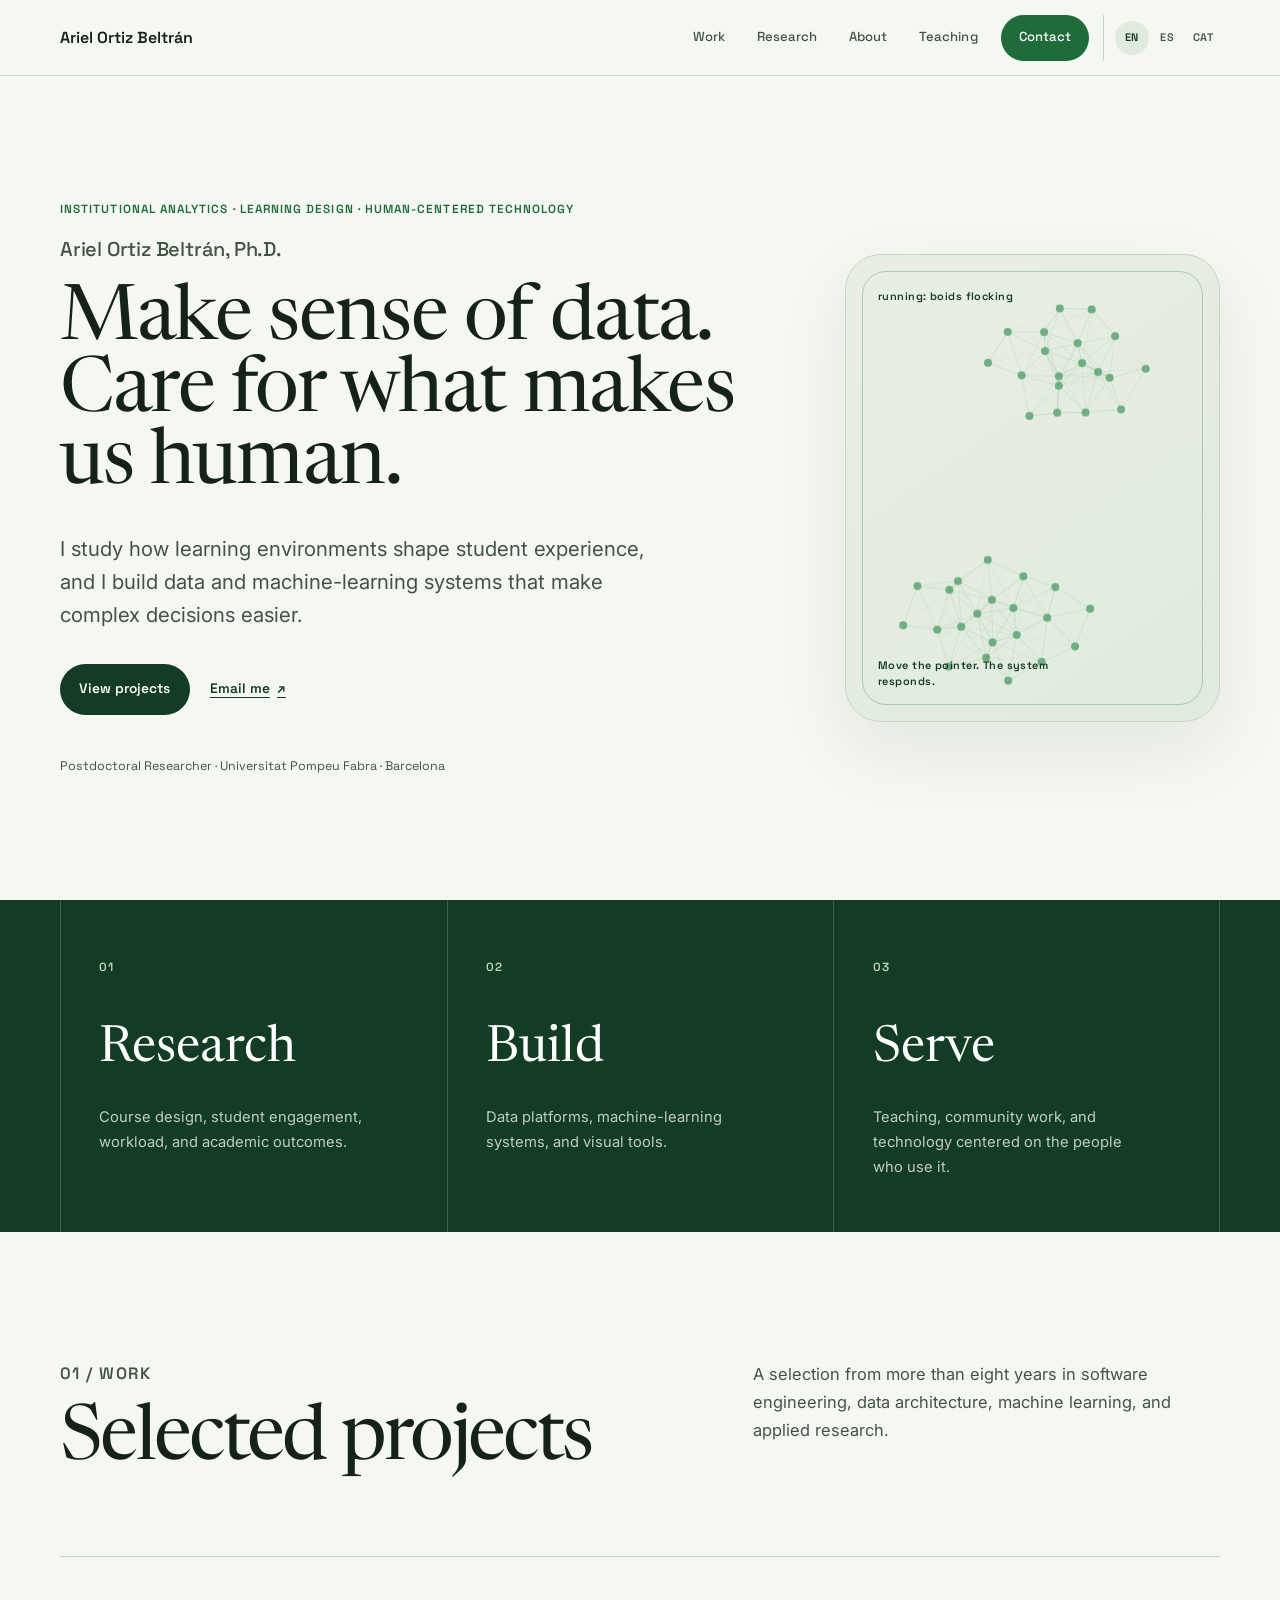
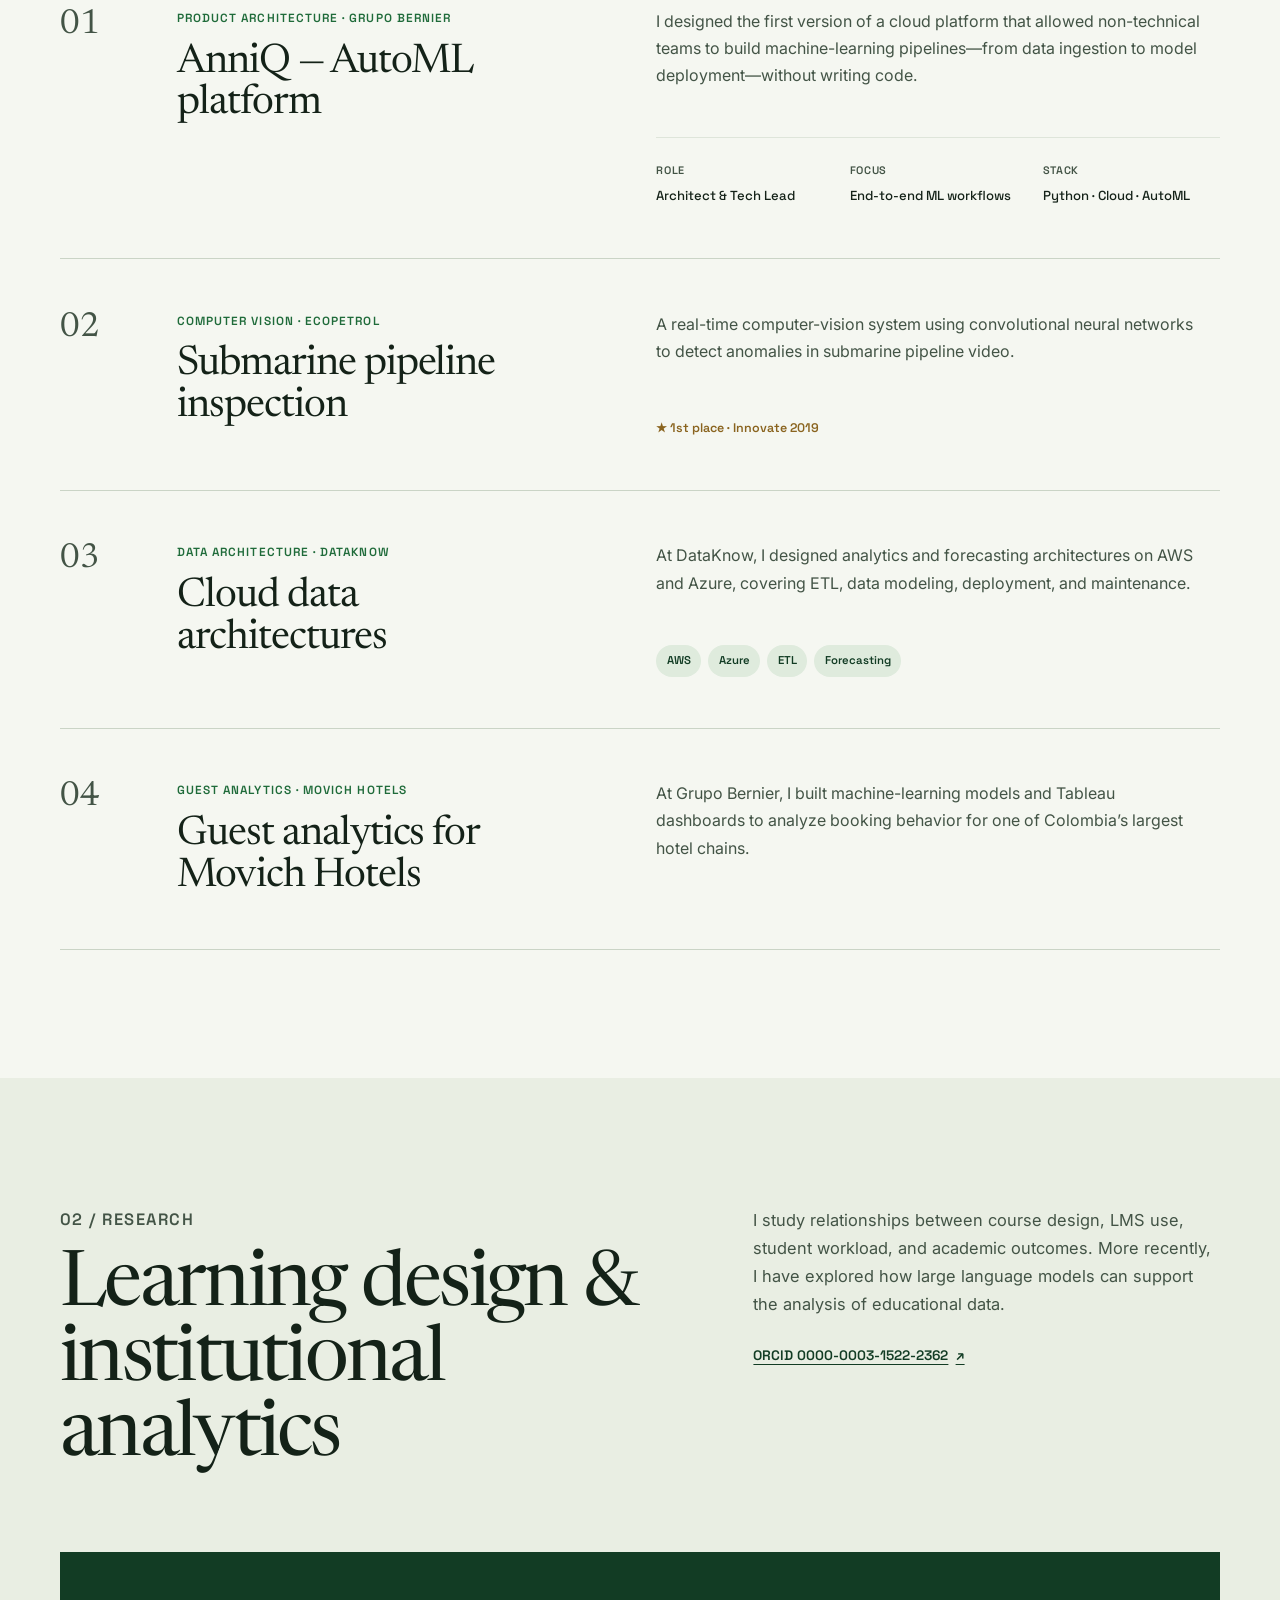
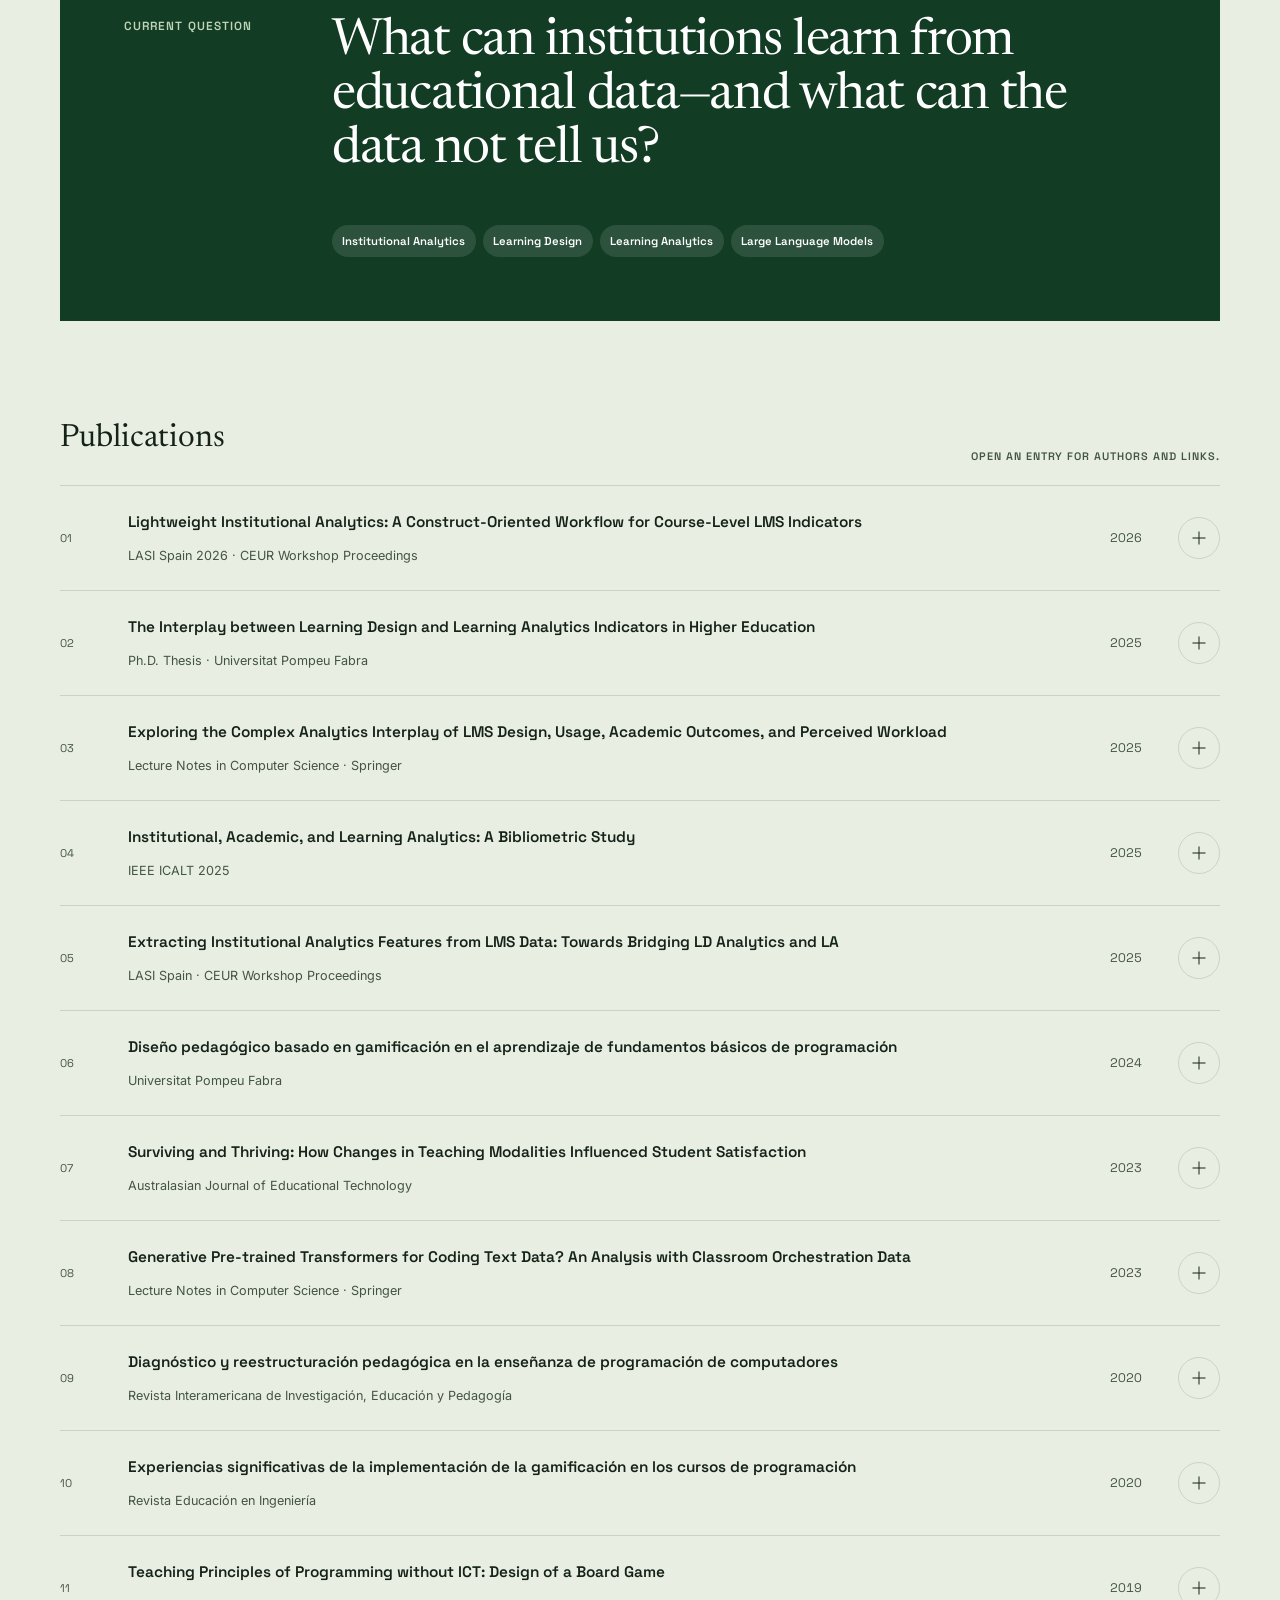
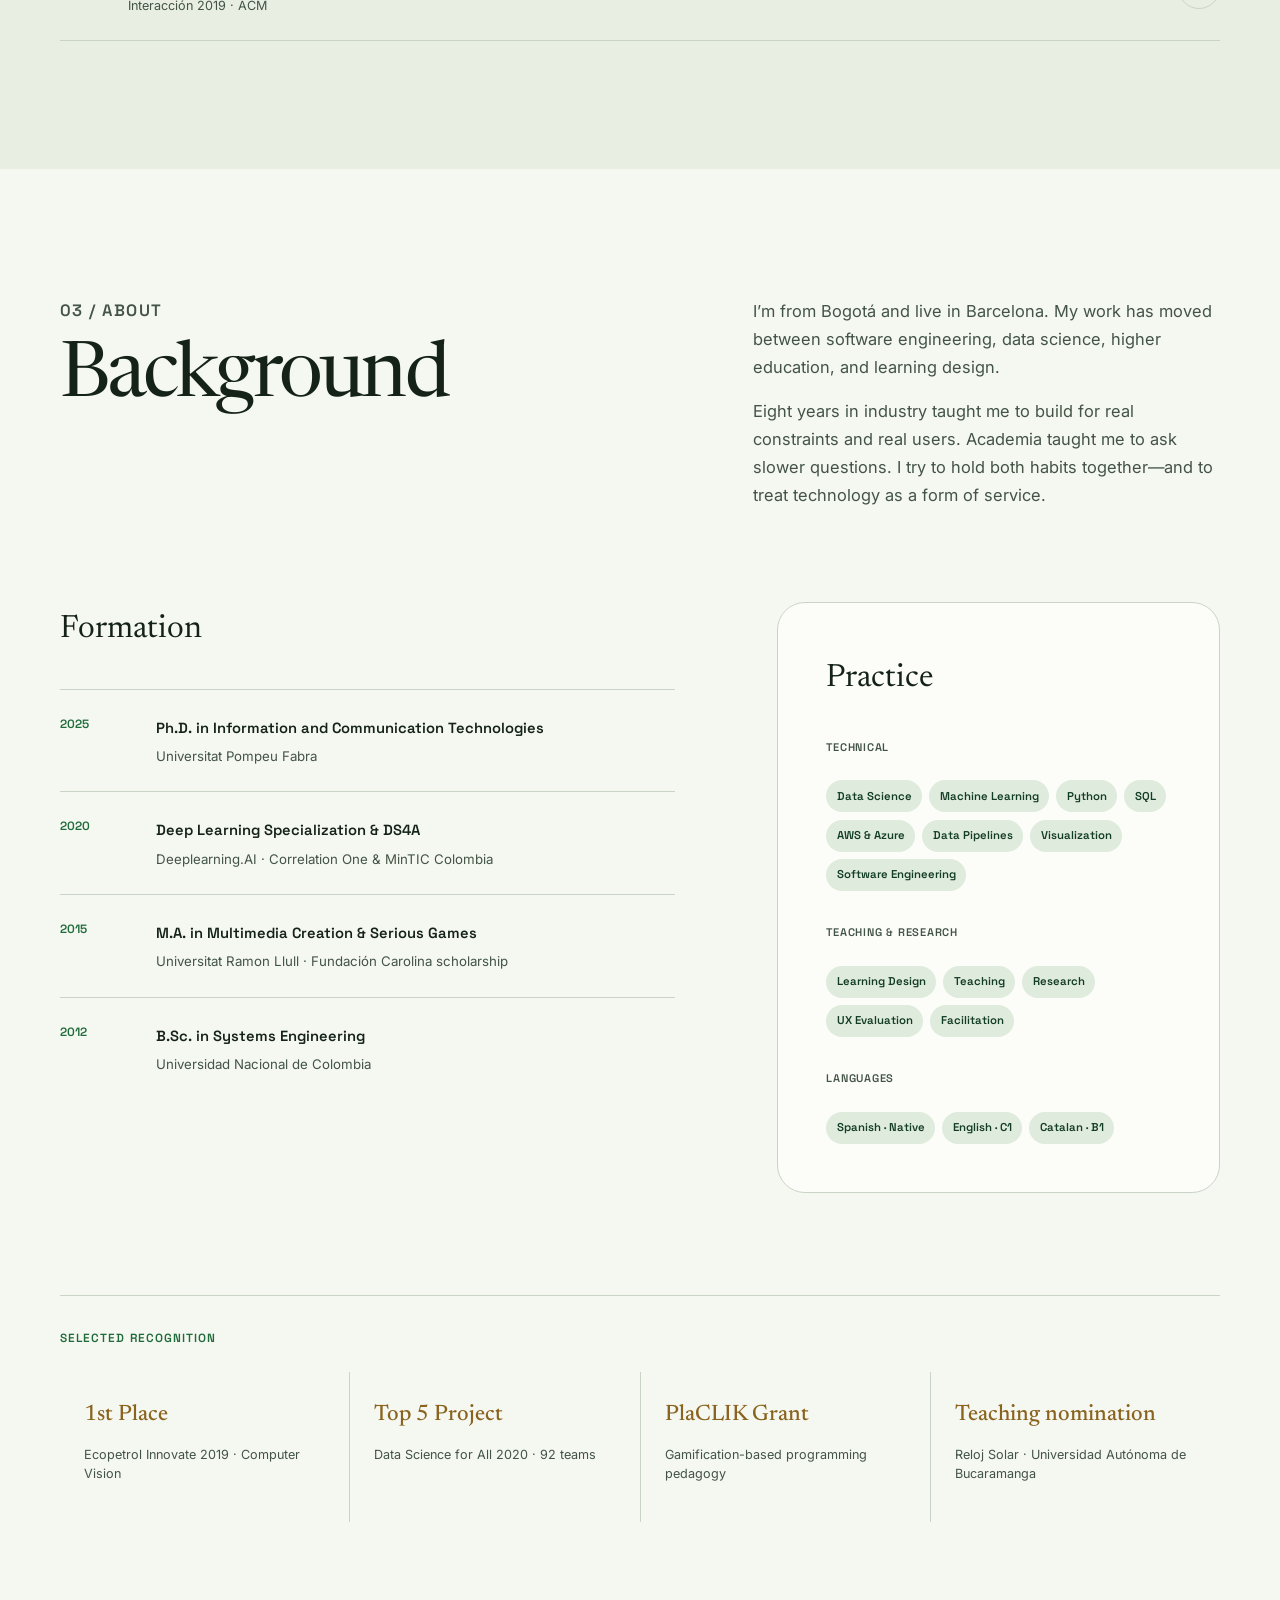
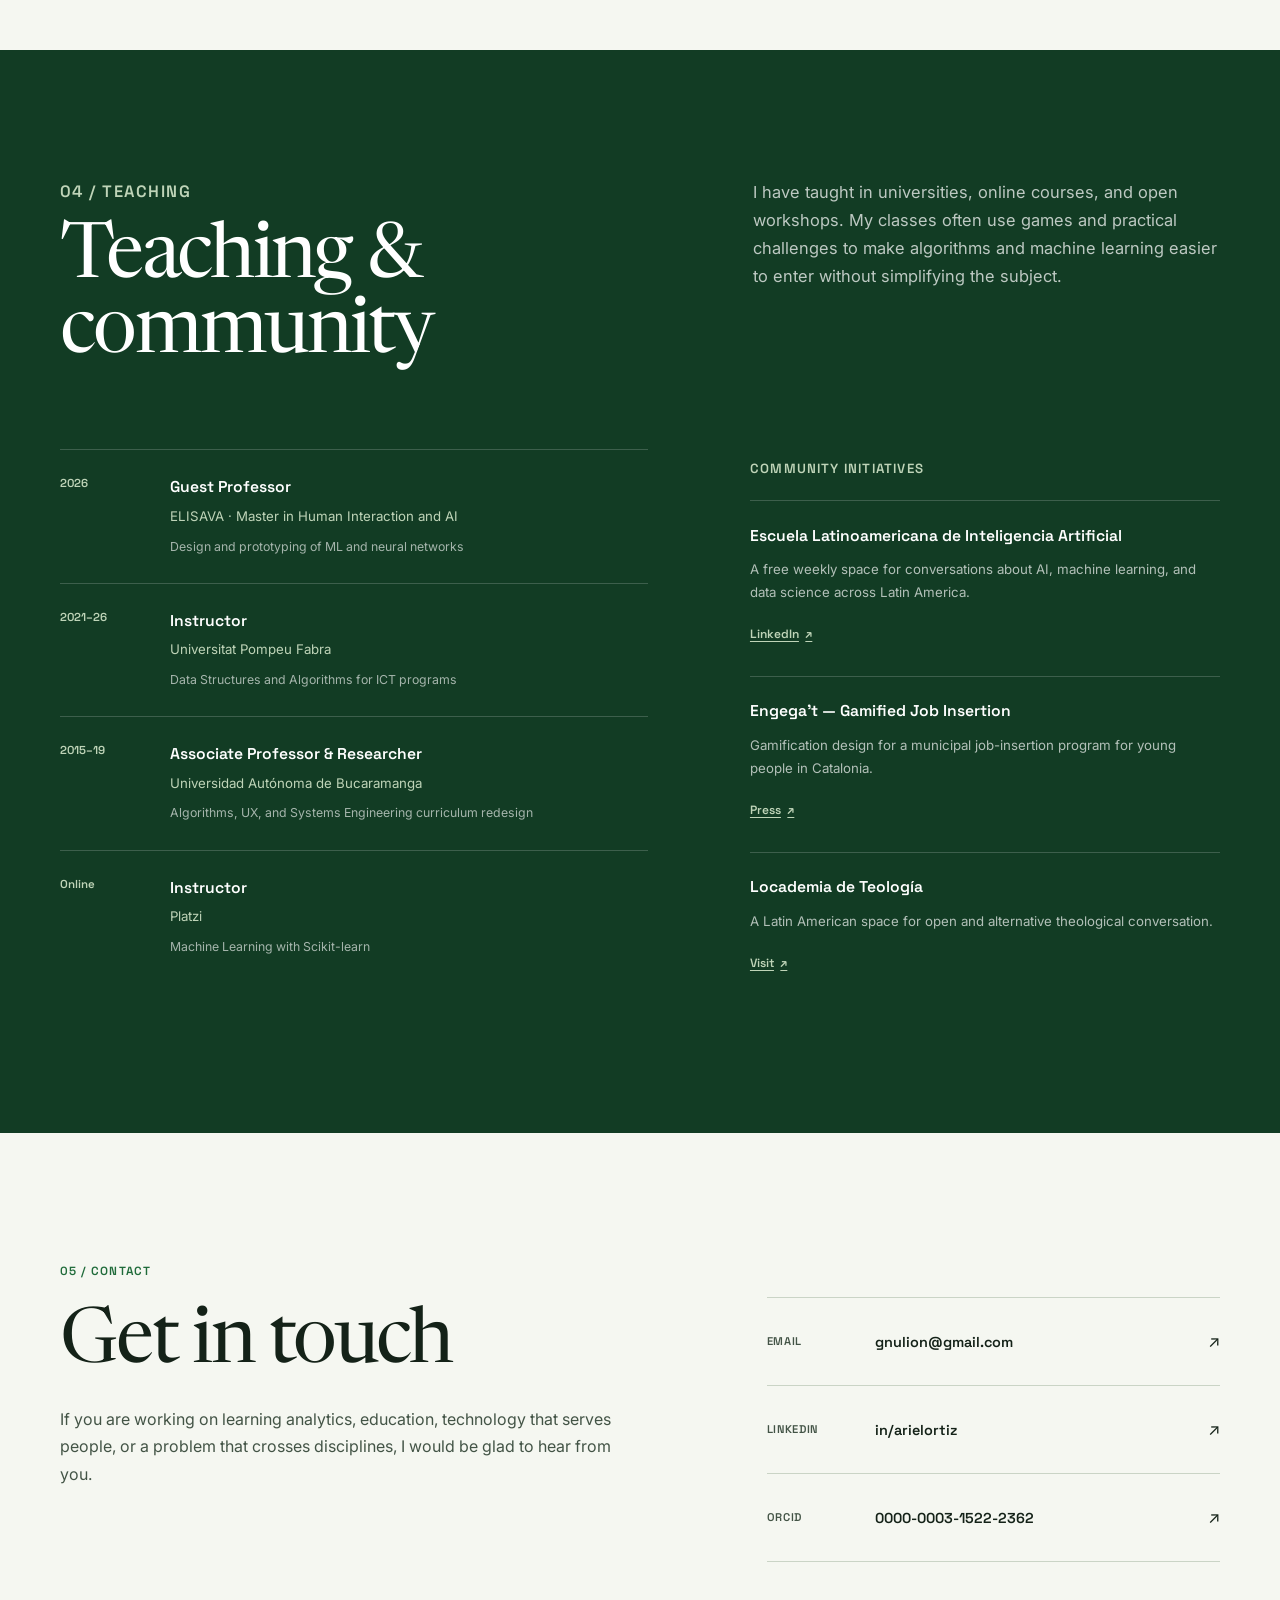
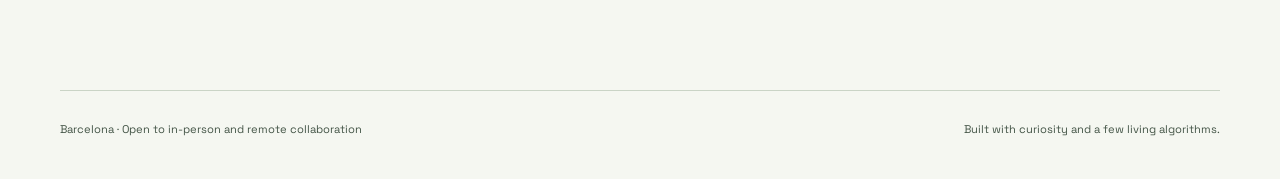
<file: index.html>
<!DOCTYPE html>
<html lang="en">
<head>
  <meta charset="UTF-8">
  <meta name="viewport" content="width=device-width, initial-scale=1.0">
  <title>Ariel Ortiz Beltrán — Researcher, Engineer &amp; Educator</title>
  <meta name="description" content="Researcher in institutional analytics and learning design, with experience in data architecture, machine learning, and higher education.">
  <meta name="theme-color" content="#F5F7F1">
  <link rel="canonical" href="https://portfolio.ludthor.es/">
  <link rel="alternate" hreflang="en" href="https://portfolio.ludthor.es/">
  <link rel="alternate" hreflang="es" href="https://portfolio.ludthor.es/es/">
  <link rel="alternate" hreflang="ca" href="https://portfolio.ludthor.es/ca/">
  <link rel="alternate" hreflang="x-default" href="https://portfolio.ludthor.es/">
  <meta property="og:title" content="Ariel Ortiz Beltrán — Portfolio">
  <meta property="og:description" content="Make sense of data. Care for what makes us human.">
  <meta property="og:type" content="website">
  <meta property="og:url" content="https://portfolio.ludthor.es/">
  <meta property="og:locale" content="en_US">
  <meta property="og:locale:alternate" content="es_ES">
  <meta property="og:locale:alternate" content="ca_ES">
  <link rel="preconnect" href="https://fonts.googleapis.com">
  <link rel="preconnect" href="https://fonts.gstatic.com" crossorigin>
  <link href="https://fonts.googleapis.com/css2?family=Newsreader:opsz,wght@6..72,400;6..72,500&amp;family=Space+Grotesk:wght@400;500;600&amp;family=Inter:wght@400;500&amp;display=swap" rel="stylesheet">
  <link rel="stylesheet" href="css/style.css?v=i18n-20260902-1">
</head>
<body>
  <a href="#main" class="skip-link">Skip to content</a>

  <header class="site-header">
    <a href="#hero" class="wordmark" aria-label="Ariel Ortiz Beltrán, home">
      <span class="wordmark-name">Ariel Ortiz Beltrán</span>
      <span class="wordmark-mark" aria-hidden="true">AOB</span>
    </a>

    <button class="nav-toggle" type="button" aria-expanded="false" aria-controls="main-nav">
      <span>Menu</span>
      <span class="nav-toggle-lines" aria-hidden="true"></span>
    </button>

    <nav id="main-nav" class="nav" aria-label="Main navigation">
      <a href="#work" class="nav-link">Work</a>
      <a href="#research" class="nav-link">Research</a>
      <a href="#about" class="nav-link">About</a>
      <a href="#teaching" class="nav-link">Teaching</a>
      <a href="#contact" class="nav-link nav-link--contact">Contact</a>
      <div class="language-switcher" role="group" aria-label="Choose language">
        <a href="/" class="language-link" data-language-link data-base-path="/" hreflang="en" lang="en" aria-label="English" aria-current="page">EN</a>
        <a href="/es/" class="language-link" data-language-link data-base-path="/es/" hreflang="es" lang="es" aria-label="Español">ES</a>
        <a href="/ca/" class="language-link" data-language-link data-base-path="/ca/" hreflang="ca" lang="ca" aria-label="Català">CAT</a>
      </div>
    </nav>
  </header>

  <main id="main">
    <section id="hero" class="hero section-shell" aria-labelledby="hero-title">
      <div class="hero-copy">
        <p class="eyebrow">Institutional analytics · Learning design · Human-centered technology</p>
        <h1 id="hero-title">
          <span class="hero-name">Ariel Ortiz Beltrán, Ph.D.</span>
          <span class="hero-statement">Make sense of data.<br>Care for what makes us human.</span>
        </h1>
        <p class="hero-intro">I study how learning environments shape student experience, and I build data and machine-learning systems that make complex decisions easier.</p>
        <div class="hero-actions">
          <a href="#work" class="button button--primary">View projects</a>
          <a href="mailto:gnulion@gmail.com" class="text-link">Email me <span aria-hidden="true">↗</span></a>
        </div>
        <p class="hero-affiliation">Postdoctoral Researcher · Universitat Pompeu Fabra · Barcelona</p>
      </div>

      <div class="hero-art" aria-hidden="true">
        <canvas id="alife-bg"></canvas>
        <div class="hero-art-frame"></div>
        <span id="alife-label" data-running="running:" data-boids="boids flocking" data-reaction-diffusion="reaction–diffusion" data-game-of-life="game of life"></span>
        <span class="hero-art-note">Move the pointer. The system responds.</span>
      </div>
    </section>

    <section class="principles" aria-label="Areas of practice">
      <div class="section-shell principles-grid">
        <article>
          <span class="index">01</span>
          <h2>Research</h2>
          <p>Course design, student engagement, workload, and academic outcomes.</p>
        </article>
        <article>
          <span class="index">02</span>
          <h2>Build</h2>
          <p>Data platforms, machine-learning systems, and visual tools.</p>
        </article>
        <article>
          <span class="index">03</span>
          <h2>Serve</h2>
          <p>Teaching, community work, and technology centered on the people who use it.</p>
        </article>
      </div>
    </section>

    <section id="work" class="section section-shell">
      <header class="section-heading">
        <div>
          <p class="section-kicker">01 / Work</p>
          <h2>Selected projects</h2>
        </div>
        <p>A selection from more than eight years in software engineering, data architecture, machine learning, and applied research.</p>
      </header>

      <div class="case-studies">
        <article class="case-study">
          <p class="case-study-index" aria-hidden="true">01</p>
          <div class="case-study-heading">
            <p class="case-study-meta">Product architecture · Grupo Bernier</p>
            <h3>AnniQ — AutoML platform</h3>
          </div>
          <div class="case-study-copy">
            <p>I designed the first version of a cloud platform that allowed non-technical teams to build machine-learning pipelines—from data ingestion to model deployment—without writing code.</p>
            <dl class="case-study-facts">
              <div><dt>Role</dt><dd>Architect &amp; Tech Lead</dd></div>
              <div><dt>Focus</dt><dd>End-to-end ML workflows</dd></div>
              <div><dt>Stack</dt><dd>Python · Cloud · AutoML</dd></div>
            </dl>
          </div>
        </article>

        <article class="case-study">
          <p class="case-study-index" aria-hidden="true">02</p>
          <div class="case-study-heading">
            <p class="case-study-meta">Computer vision · Ecopetrol</p>
            <h3>Submarine pipeline inspection</h3>
          </div>
          <div class="case-study-copy">
            <p>A real-time computer-vision system using convolutional neural networks to detect anomalies in submarine pipeline video.</p>
            <p class="outcome"><span aria-hidden="true">★</span> 1st place · Innovate 2019</p>
          </div>
        </article>

        <article class="case-study">
          <p class="case-study-index" aria-hidden="true">03</p>
          <div class="case-study-heading">
            <p class="case-study-meta">Data architecture · DataKnow</p>
            <h3>Cloud data architectures</h3>
          </div>
          <div class="case-study-copy">
            <p>At DataKnow, I designed analytics and forecasting architectures on AWS and Azure, covering ETL, data modeling, deployment, and maintenance.</p>
            <div class="tag-list" aria-label="Technologies">
              <span>AWS</span><span>Azure</span><span>ETL</span><span>Forecasting</span>
            </div>
          </div>
        </article>

        <article class="case-study">
          <p class="case-study-index" aria-hidden="true">04</p>
          <div class="case-study-heading">
            <p class="case-study-meta">Guest analytics · Movich Hotels</p>
            <h3>Guest analytics for Movich Hotels</h3>
          </div>
          <div class="case-study-copy">
            <p>At Grupo Bernier, I built machine-learning models and Tableau dashboards to analyze booking behavior for one of Colombia’s largest hotel chains.</p>
          </div>
        </article>
      </div>
    </section>

    <section id="research" class="section section--tinted">
      <div class="section-shell">
        <header class="section-heading">
          <div>
            <p class="section-kicker">02 / Research</p>
            <h2>Learning design &amp; institutional analytics</h2>
          </div>
          <div>
            <p>I study relationships between course design, LMS use, student workload, and academic outcomes. More recently, I have explored how large language models can support the analysis of educational data.</p>
            <a href="https://orcid.org/0000-0003-1522-2362" target="_blank" rel="noopener noreferrer" class="text-link">ORCID 0000-0003-1522-2362 <span aria-hidden="true">↗</span></a>
          </div>
        </header>

        <div class="research-focus" aria-label="Current research focus">
          <p class="research-focus-label">Current question</p>
          <blockquote>What can institutions learn from educational data—and what can the data not tell us?</blockquote>
          <div class="tag-list">
            <span>Institutional Analytics</span>
            <span>Learning Design</span>
            <span>Learning Analytics</span>
            <span>Large Language Models</span>
          </div>
        </div>

        <div class="publication-heading">
          <h3>Publications</h3>
          <p>Open an entry for authors and links.</p>
        </div>

        <ol class="publications">
          <li class="pub" data-year="2026">
            <button class="pub-header" aria-expanded="false" aria-controls="pub-1-details">
              <span class="pub-index">01</span>
              <span class="pub-title">Lightweight Institutional Analytics: A Construct-Oriented Workflow for Course-Level LMS Indicators</span>
              <span class="pub-venue">LASI Spain 2026 · CEUR Workshop Proceedings</span>
              <span class="pub-year">2026</span>
              <span class="pub-toggle" aria-hidden="true"></span>
            </button>
            <div id="pub-1-details" class="pub-details" hidden>
              <p class="pub-authors">Ortiz-Beltrán, A. &amp; Hernández-Leo, D.</p>
              <a href="https://ceur-ws.org/Vol-4235/paper7.pdf" target="_blank" rel="noopener noreferrer" class="text-link">Paper <span aria-hidden="true">↗</span></a>
              <a href="https://lasi26.snola.es/" target="_blank" rel="noopener noreferrer" class="text-link">LASI Spain 2026 <span aria-hidden="true">↗</span></a>
            </div>
          </li>

          <li class="pub" data-year="2025">
            <button class="pub-header" aria-expanded="false" aria-controls="pub-2-details">
              <span class="pub-index">02</span>
              <span class="pub-title">The Interplay between Learning Design and Learning Analytics Indicators in Higher Education</span>
              <span class="pub-venue">Ph.D. Thesis · Universitat Pompeu Fabra</span>
              <span class="pub-year">2025</span>
              <span class="pub-toggle" aria-hidden="true"></span>
            </button>
            <div id="pub-2-details" class="pub-details" hidden>
              <p class="pub-authors">Ortiz-Beltrán, Ariel</p>
              <a href="https://hdl.handle.net/10803/695430" target="_blank" rel="noopener noreferrer" class="text-link">View thesis <span aria-hidden="true">↗</span></a>
            </div>
          </li>

          <li class="pub" data-year="2025">
            <button class="pub-header" aria-expanded="false" aria-controls="pub-3-details">
              <span class="pub-index">03</span>
              <span class="pub-title">Exploring the Complex Analytics Interplay of LMS Design, Usage, Academic Outcomes, and Perceived Workload</span>
              <span class="pub-venue">Lecture Notes in Computer Science · Springer</span>
              <span class="pub-year">2025</span>
              <span class="pub-toggle" aria-hidden="true"></span>
            </button>
            <div id="pub-3-details" class="pub-details" hidden>
              <p class="pub-authors">Ortiz-Beltrán, A., Marques, F., &amp; Hernández-Leo, D.</p>
              <a href="https://doi.org/10.1007/978-3-032-03873-9_26" target="_blank" rel="noopener noreferrer" class="text-link">DOI <span aria-hidden="true">↗</span></a>
            </div>
          </li>

          <li class="pub" data-year="2025">
            <button class="pub-header" aria-expanded="false" aria-controls="pub-4-details">
              <span class="pub-index">04</span>
              <span class="pub-title">Institutional, Academic, and Learning Analytics: A Bibliometric Study</span>
              <span class="pub-venue">IEEE ICALT 2025</span>
              <span class="pub-year">2025</span>
              <span class="pub-toggle" aria-hidden="true"></span>
            </button>
            <div id="pub-4-details" class="pub-details" hidden>
              <p class="pub-authors">Marques, F., Ortiz-Beltrán, A., Hernández-Leo, D., &amp; Castillo, C.</p>
              <a href="https://doi.org/10.1109/ICALT64023.2025.00043" target="_blank" rel="noopener noreferrer" class="text-link">DOI <span aria-hidden="true">↗</span></a>
            </div>
          </li>

          <li class="pub" data-year="2025">
            <button class="pub-header" aria-expanded="false" aria-controls="pub-5-details">
              <span class="pub-index">05</span>
              <span class="pub-title">Extracting Institutional Analytics Features from LMS Data: Towards Bridging LD Analytics and LA</span>
              <span class="pub-venue">LASI Spain · CEUR Workshop Proceedings</span>
              <span class="pub-year">2025</span>
              <span class="pub-toggle" aria-hidden="true"></span>
            </button>
            <div id="pub-5-details" class="pub-details" hidden>
              <p class="pub-authors">Ortiz-Beltrán, A. &amp; Hernández-Leo, D.</p>
              <a href="https://ceur-ws.org/Vol-4148/Paper2.pdf" target="_blank" rel="noopener noreferrer" class="text-link">Paper <span aria-hidden="true">↗</span></a>
            </div>
          </li>

          <li class="pub" data-year="2024">
            <button class="pub-header" aria-expanded="false" aria-controls="pub-6-details">
              <span class="pub-index">06</span>
              <span class="pub-title" lang="es">Diseño pedagógico basado en gamificación en el aprendizaje de fundamentos básicos de programación</span>
              <span class="pub-venue">Universitat Pompeu Fabra</span>
              <span class="pub-year">2024</span>
              <span class="pub-toggle" aria-hidden="true"></span>
            </button>
            <div id="pub-6-details" class="pub-details" hidden>
              <p class="pub-authors">Santos Rodríguez, P. &amp; Ortiz Beltrán, A.</p>
              <a href="https://hdl.handle.net/10230/70405" target="_blank" rel="noopener noreferrer" class="text-link">View <span aria-hidden="true">↗</span></a>
            </div>
          </li>

          <li class="pub" data-year="2023">
            <button class="pub-header" aria-expanded="false" aria-controls="pub-7-details">
              <span class="pub-index">07</span>
              <span class="pub-title">Surviving and Thriving: How Changes in Teaching Modalities Influenced Student Satisfaction</span>
              <span class="pub-venue">Australasian Journal of Educational Technology</span>
              <span class="pub-year">2023</span>
              <span class="pub-toggle" aria-hidden="true"></span>
            </button>
            <div id="pub-7-details" class="pub-details" hidden>
              <p class="pub-authors">Ortiz Beltrán, A., Hernandez-Leo, D., &amp; Amarasinghe, I.</p>
              <a href="https://doi.org/10.14742/ajet.8958" target="_blank" rel="noopener noreferrer" class="text-link">DOI <span aria-hidden="true">↗</span></a>
            </div>
          </li>

          <li class="pub" data-year="2023">
            <button class="pub-header" aria-expanded="false" aria-controls="pub-8-details">
              <span class="pub-index">08</span>
              <span class="pub-title">Generative Pre-trained Transformers for Coding Text Data? An Analysis with Classroom Orchestration Data</span>
              <span class="pub-venue">Lecture Notes in Computer Science · Springer</span>
              <span class="pub-year">2023</span>
              <span class="pub-toggle" aria-hidden="true"></span>
            </button>
            <div id="pub-8-details" class="pub-details" hidden>
              <p class="pub-authors">Amarasinghe, I., Marques, F., Ortiz-Beltrán, A., &amp; Hernández-Leo, D.</p>
              <a href="https://doi.org/10.1007/978-3-031-42682-7_3" target="_blank" rel="noopener noreferrer" class="text-link">DOI <span aria-hidden="true">↗</span></a>
            </div>
          </li>

          <li class="pub" data-year="2020">
            <button class="pub-header" aria-expanded="false" aria-controls="pub-9-details">
              <span class="pub-index">09</span>
              <span class="pub-title" lang="es">Diagnóstico y reestructuración pedagógica en la enseñanza de programación de computadores</span>
              <span class="pub-venue">Revista Interamericana de Investigación, Educación y Pedagogía</span>
              <span class="pub-year">2020</span>
              <span class="pub-toggle" aria-hidden="true"></span>
            </button>
            <div id="pub-9-details" class="pub-details" hidden>
              <p class="pub-authors">Ramírez Prada, P.C., Ortiz Beltrán, A.O., &amp; Lobo Quintero, R.A.</p>
              <a href="https://doi.org/10.15332/25005421.6000" target="_blank" rel="noopener noreferrer" class="text-link">DOI <span aria-hidden="true">↗</span></a>
            </div>
          </li>

          <li class="pub" data-year="2020">
            <button class="pub-header" aria-expanded="false" aria-controls="pub-10-details">
              <span class="pub-index">10</span>
              <span class="pub-title" lang="es">Experiencias significativas de la implementación de la gamificación en los cursos de programación</span>
              <span class="pub-venue">Revista Educación en Ingeniería</span>
              <span class="pub-year">2020</span>
              <span class="pub-toggle" aria-hidden="true"></span>
            </button>
            <div id="pub-10-details" class="pub-details" hidden>
              <p class="pub-authors">Ramírez, P., Ortiz-Beltran, A., &amp; Lobo-Quintero, R.</p>
              <a href="https://doi.org/10.26507/REI.V15N29.1031" target="_blank" rel="noopener noreferrer" class="text-link">DOI <span aria-hidden="true">↗</span></a>
            </div>
          </li>

          <li class="pub" data-year="2019">
            <button class="pub-header" aria-expanded="false" aria-controls="pub-11-details">
              <span class="pub-index">11</span>
              <span class="pub-title">Teaching Principles of Programming without ICT: Design of a Board Game</span>
              <span class="pub-venue">Interacción 2019 · ACM</span>
              <span class="pub-year">2019</span>
              <span class="pub-toggle" aria-hidden="true"></span>
            </button>
            <div id="pub-11-details" class="pub-details" hidden>
              <p class="pub-authors">Espinosa C., M.A., Uribe O., N.A., Sarmiento, R.E., Casanova, P.E., &amp; Ortiz-Beltrán, A.</p>
              <a href="https://doi.org/10.1145/3335595.3335627" target="_blank" rel="noopener noreferrer" class="text-link">DOI <span aria-hidden="true">↗</span></a>
            </div>
          </li>
        </ol>
      </div>
    </section>

    <section id="about" class="section section-shell">
      <header class="section-heading">
        <div>
          <p class="section-kicker">03 / About</p>
          <h2>Background</h2>
        </div>
        <div class="about-intro">
          <p>I’m from Bogotá and live in Barcelona. My work has moved between software engineering, data science, higher education, and learning design.</p>
          <p>Eight years in industry taught me to build for real constraints and real users. Academia taught me to ask slower questions. I try to hold both habits together—and to treat technology as a form of service.</p>
        </div>
      </header>

      <div class="about-grid">
        <div class="timeline">
          <h3>Formation</h3>
          <ol>
            <li><span>2025</span><div><strong>Ph.D. in Information and Communication Technologies</strong><p>Universitat Pompeu Fabra</p></div></li>
            <li><span>2020</span><div><strong>Deep Learning Specialization &amp; DS4A</strong><p>Deeplearning.AI · Correlation One &amp; MinTIC Colombia</p></div></li>
            <li><span>2015</span><div><strong>M.A. in Multimedia Creation &amp; Serious Games</strong><p>Universitat Ramon Llull · Fundación Carolina scholarship</p></div></li>
            <li><span>2012</span><div><strong>B.Sc. in Systems Engineering</strong><p>Universidad Nacional de Colombia</p></div></li>
          </ol>
        </div>

        <aside class="practice-card">
          <h3>Practice</h3>
          <div class="practice-group">
            <p>Technical</p>
            <div class="tag-list"><span>Data Science</span><span>Machine Learning</span><span>Python</span><span>SQL</span><span>AWS &amp; Azure</span><span>Data Pipelines</span><span>Visualization</span><span>Software Engineering</span></div>
          </div>
          <div class="practice-group">
            <p>Teaching &amp; research</p>
            <div class="tag-list"><span>Learning Design</span><span>Teaching</span><span>Research</span><span>UX Evaluation</span><span>Facilitation</span></div>
          </div>
          <div class="practice-group">
            <p>Languages</p>
            <div class="tag-list"><span>Spanish · Native</span><span>English · C1</span><span>Catalan · B1</span></div>
          </div>
        </aside>
      </div>

      <div class="recognition">
        <p class="section-kicker">Selected recognition</p>
        <div class="recognition-grid">
          <p><strong>1st Place</strong><span>Ecopetrol Innovate 2019 · Computer Vision</span></p>
          <p><strong>Top 5 Project</strong><span>Data Science for All 2020 · 92 teams</span></p>
          <p><strong>PlaCLIK Grant</strong><span>Gamification-based programming pedagogy</span></p>
          <p><strong>Teaching nomination</strong><span>Reloj Solar · Universidad Autónoma de Bucaramanga</span></p>
        </div>
      </div>
    </section>

    <section id="teaching" class="section section--dark">
      <div class="section-shell">
        <header class="section-heading">
          <div>
            <p class="section-kicker">04 / Teaching</p>
            <h2>Teaching &amp; community</h2>
          </div>
          <p>I have taught in universities, online courses, and open workshops. My classes often use games and practical challenges to make algorithms and machine learning easier to enter without simplifying the subject.</p>
        </header>

        <div class="teaching-layout">
          <div class="roles">
            <article><span>2026</span><div><h3>Guest Professor</h3><p>ELISAVA · Master in Human Interaction and AI</p><small>Design and prototyping of ML and neural networks</small></div></article>
            <article><span>2021–26</span><div><h3>Instructor</h3><p>Universitat Pompeu Fabra</p><small>Data Structures and Algorithms for ICT programs</small></div></article>
            <article><span>2015–19</span><div><h3>Associate Professor &amp; Researcher</h3><p>Universidad Autónoma de Bucaramanga</p><small>Algorithms, UX, and Systems Engineering curriculum redesign</small></div></article>
            <article><span>Online</span><div><h3>Instructor</h3><p>Platzi</p><small>Machine Learning with Scikit-learn</small></div></article>
          </div>

          <div class="community">
            <p class="section-kicker">Community initiatives</p>
            <article>
              <h3>Escuela Latinoamericana de Inteligencia Artificial</h3>
              <p>A free weekly space for conversations about AI, machine learning, and data science across Latin America.</p>
              <a href="https://www.linkedin.com/company/escuelaia" target="_blank" rel="noopener noreferrer">LinkedIn <span aria-hidden="true">↗</span></a>
            </article>
            <article>
              <h3>Engega’t — Gamified Job Insertion</h3>
              <p>Gamification design for a municipal job-insertion program for young people in Catalonia.</p>
              <a href="https://www.url.edu/ca/sala-de-premsa/noticies/institucional/2016/lajuntament-de-santa-perpetua-i-la-salle-url-apliquen-la-gamificacio-un-programa-dorientacio-laboral-joves-de-16-29-anys" target="_blank" rel="noopener noreferrer">Press <span aria-hidden="true">↗</span></a>
            </article>
            <article>
              <h3>Locademia de Teología</h3>
              <p>A Latin American space for open and alternative theological conversation.</p>
              <a href="https://locademiadeteologia.wordpress.com/" target="_blank" rel="noopener noreferrer">Visit <span aria-hidden="true">↗</span></a>
            </article>
          </div>
        </div>
      </div>
    </section>

    <section id="contact" class="contact section-shell">
      <p class="section-kicker">05 / Contact</p>
      <div class="contact-grid">
        <div>
          <h2>Get in touch</h2>
          <p>If you are working on learning analytics, education, technology that serves people, or a problem that crosses disciplines, I would be glad to hear from you.</p>
        </div>
        <div class="contact-links">
          <a href="mailto:gnulion@gmail.com"><span>Email</span><strong>gnulion@gmail.com</strong><i aria-hidden="true">↗</i></a>
          <a href="https://www.linkedin.com/in/arielortiz" target="_blank" rel="noopener noreferrer"><span>LinkedIn</span><strong>in/arielortiz</strong><i aria-hidden="true">↗</i></a>
          <a href="https://orcid.org/0000-0003-1522-2362" target="_blank" rel="noopener noreferrer"><span>ORCID</span><strong>0000-0003-1522-2362</strong><i aria-hidden="true">↗</i></a>
        </div>
      </div>
      <footer class="site-footer">
        <p>Barcelona · Open to in-person and remote collaboration</p>
        <p>Built with curiosity and a few living algorithms.</p>
      </footer>
    </section>
  </main>

  <script type="module" src="js/alife/loader.js?v=i18n-20260901-5"></script>
  <script type="module" src="js/main.js?v=i18n-20260901-5"></script>
</body>
</html>
</file>
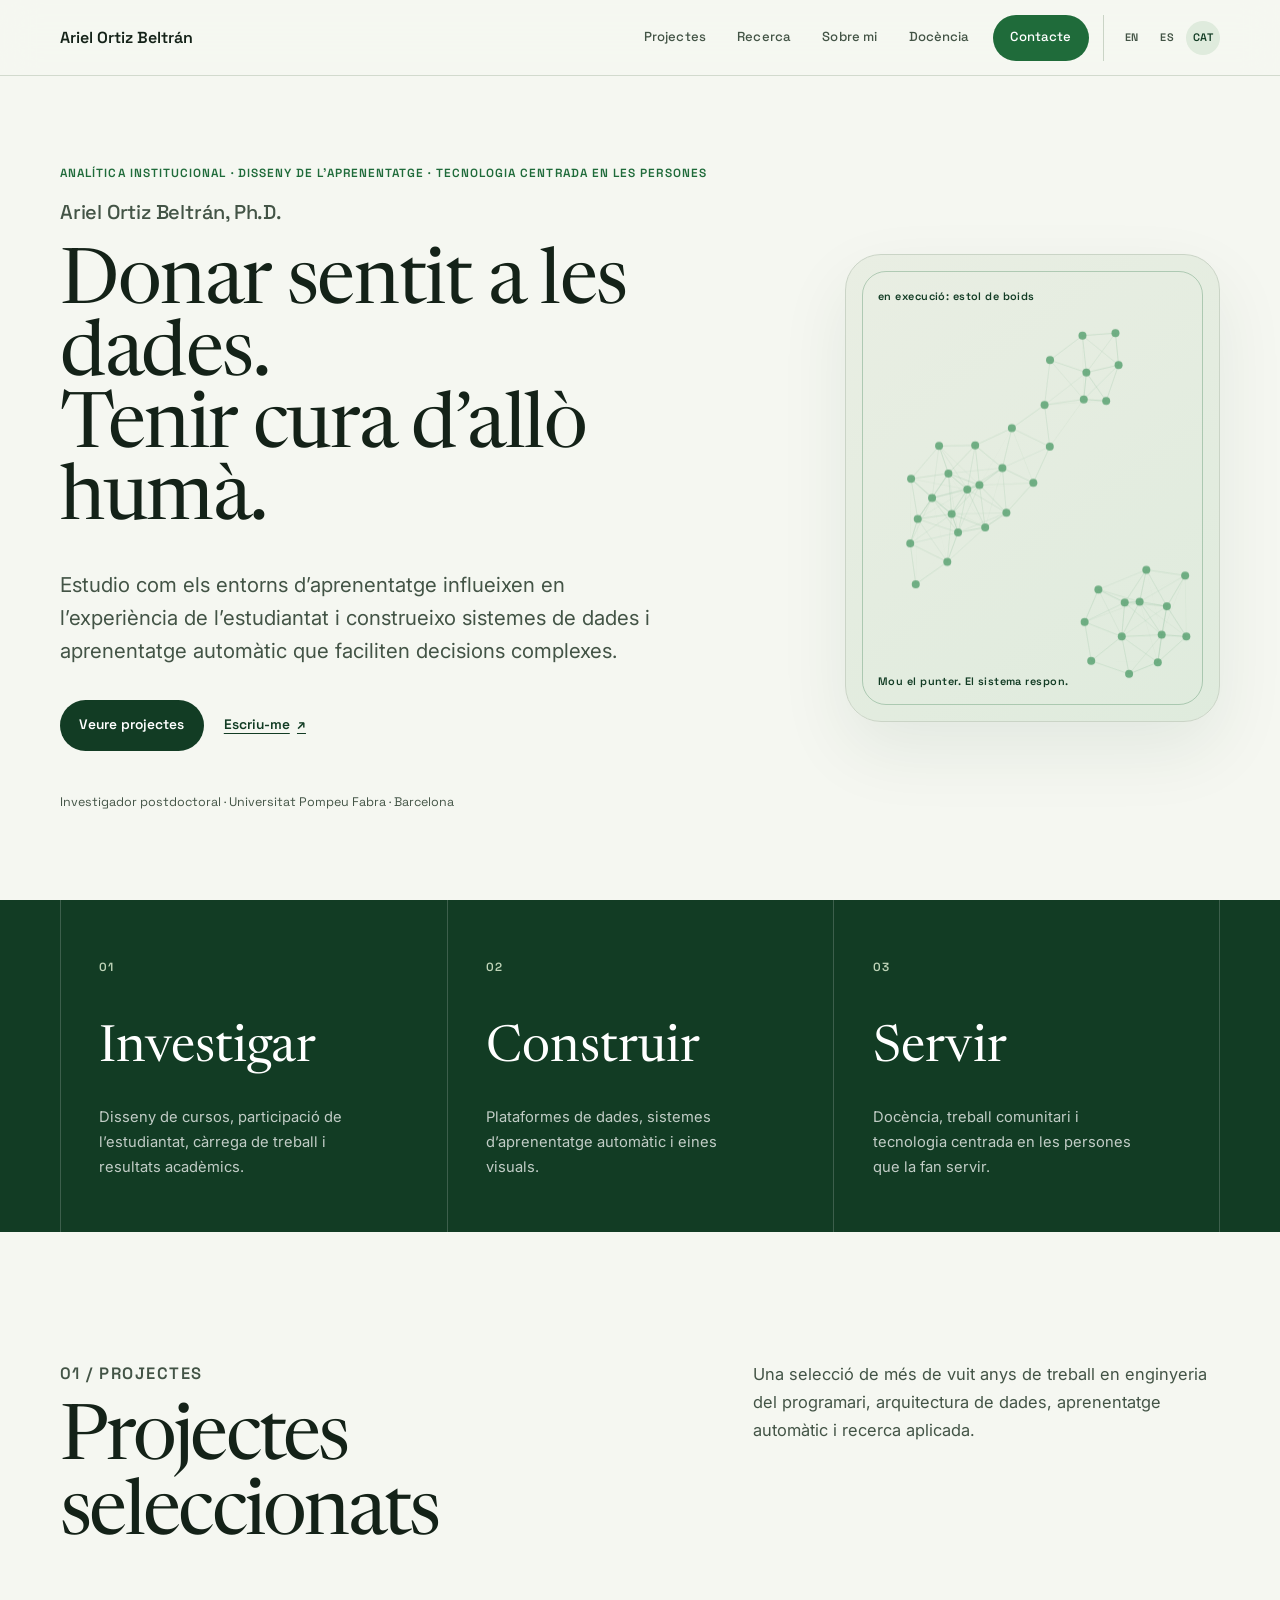
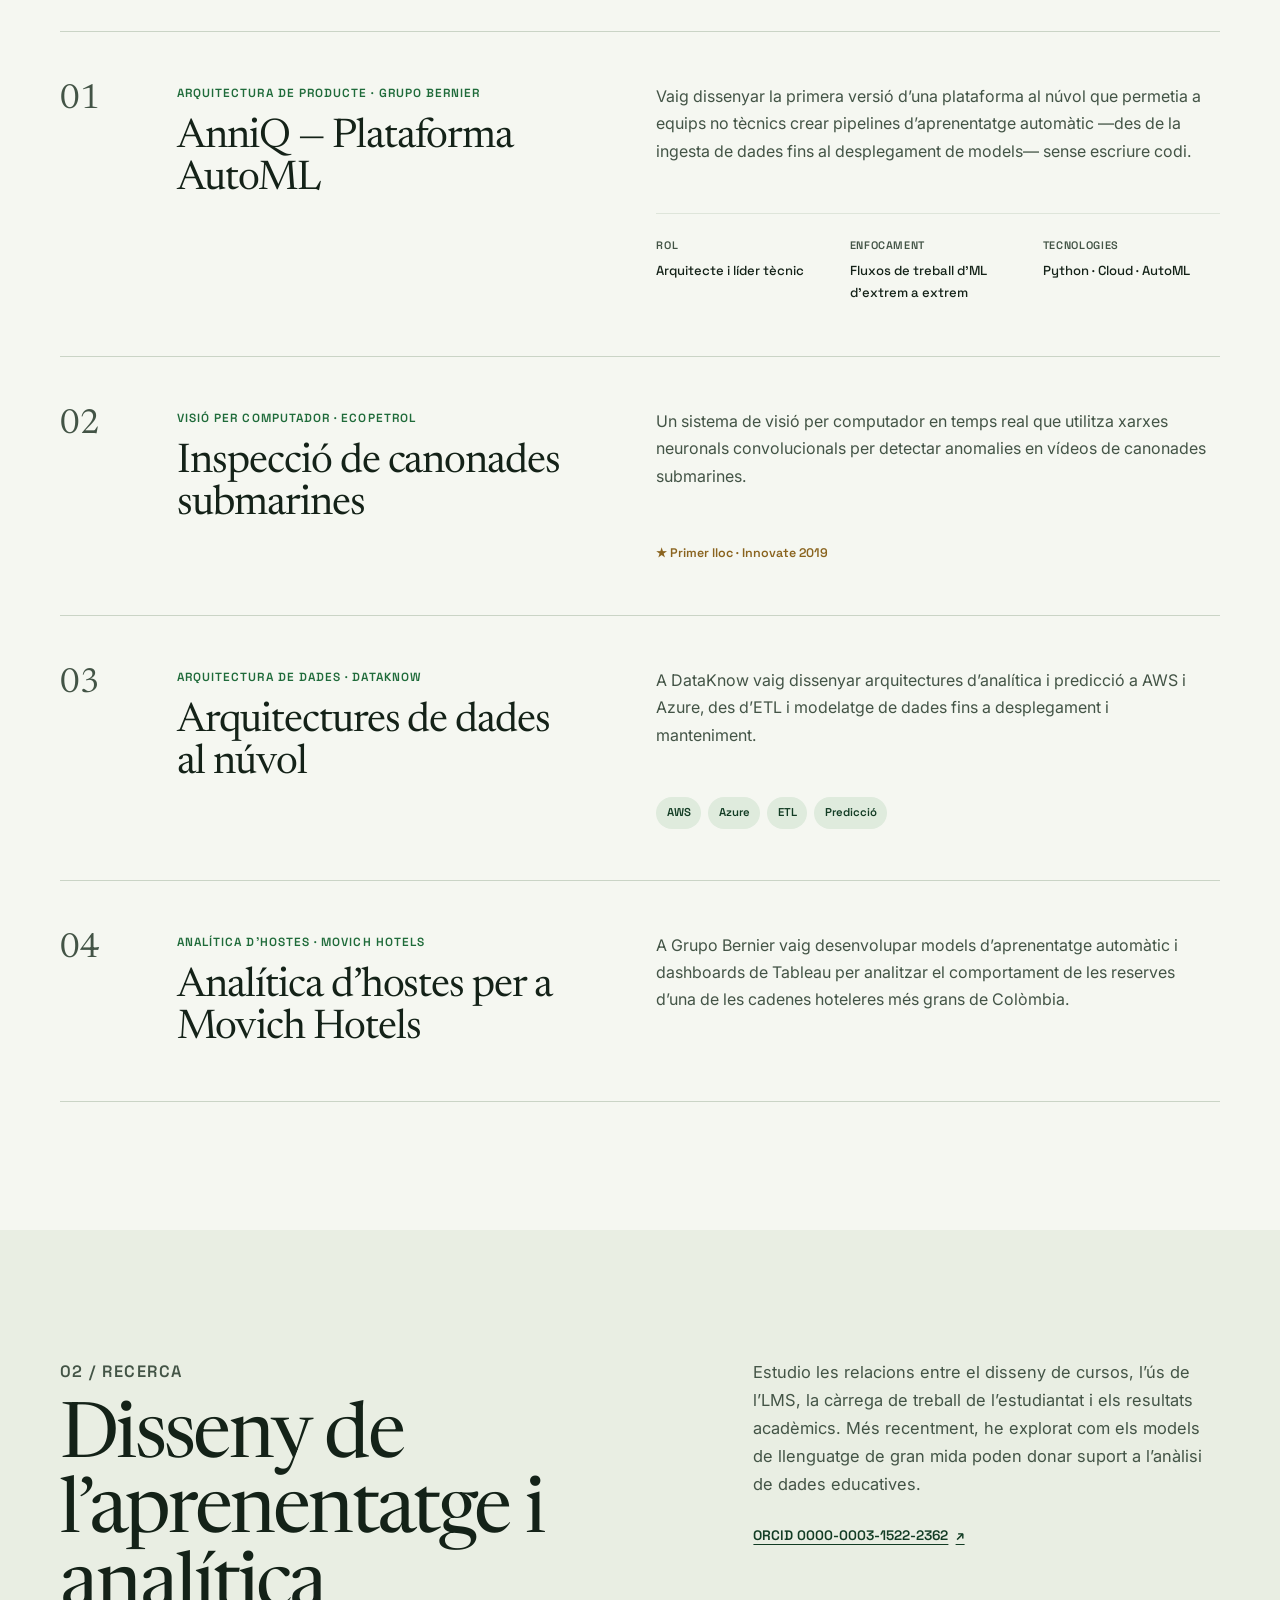
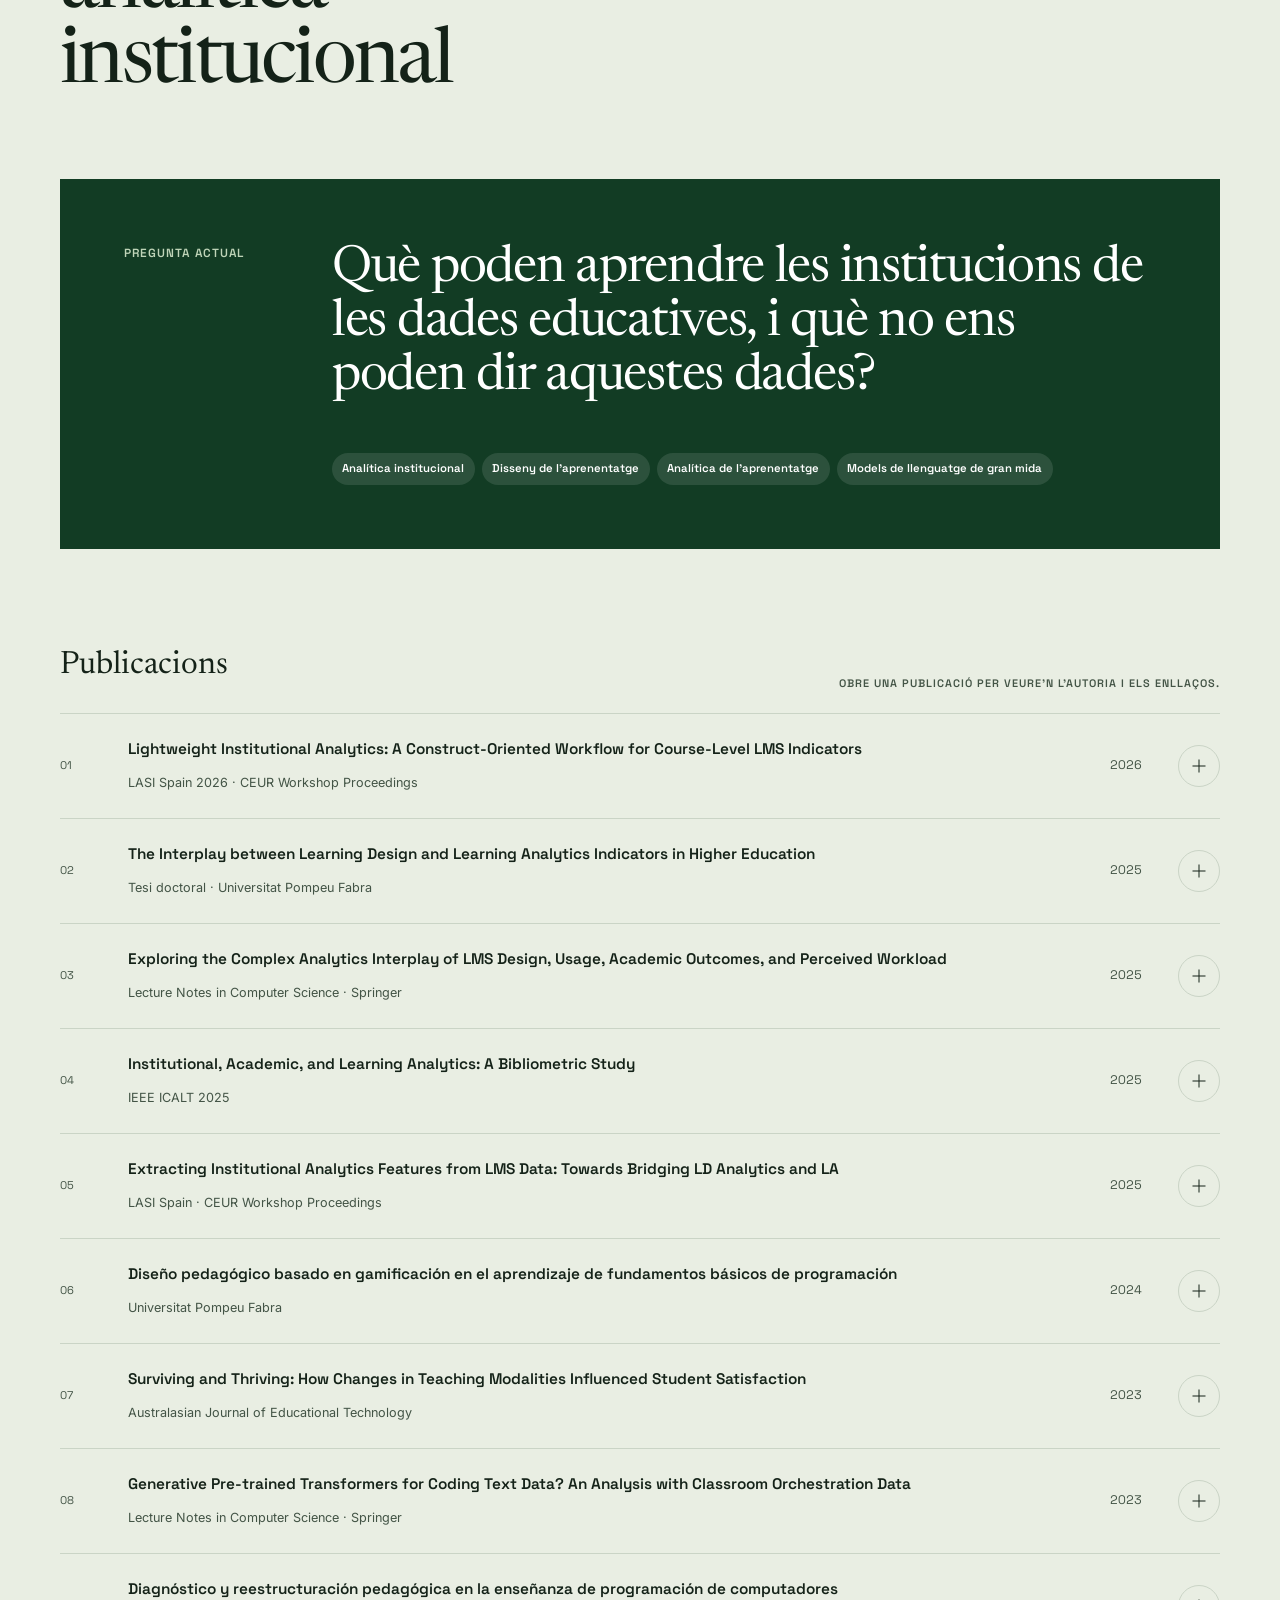
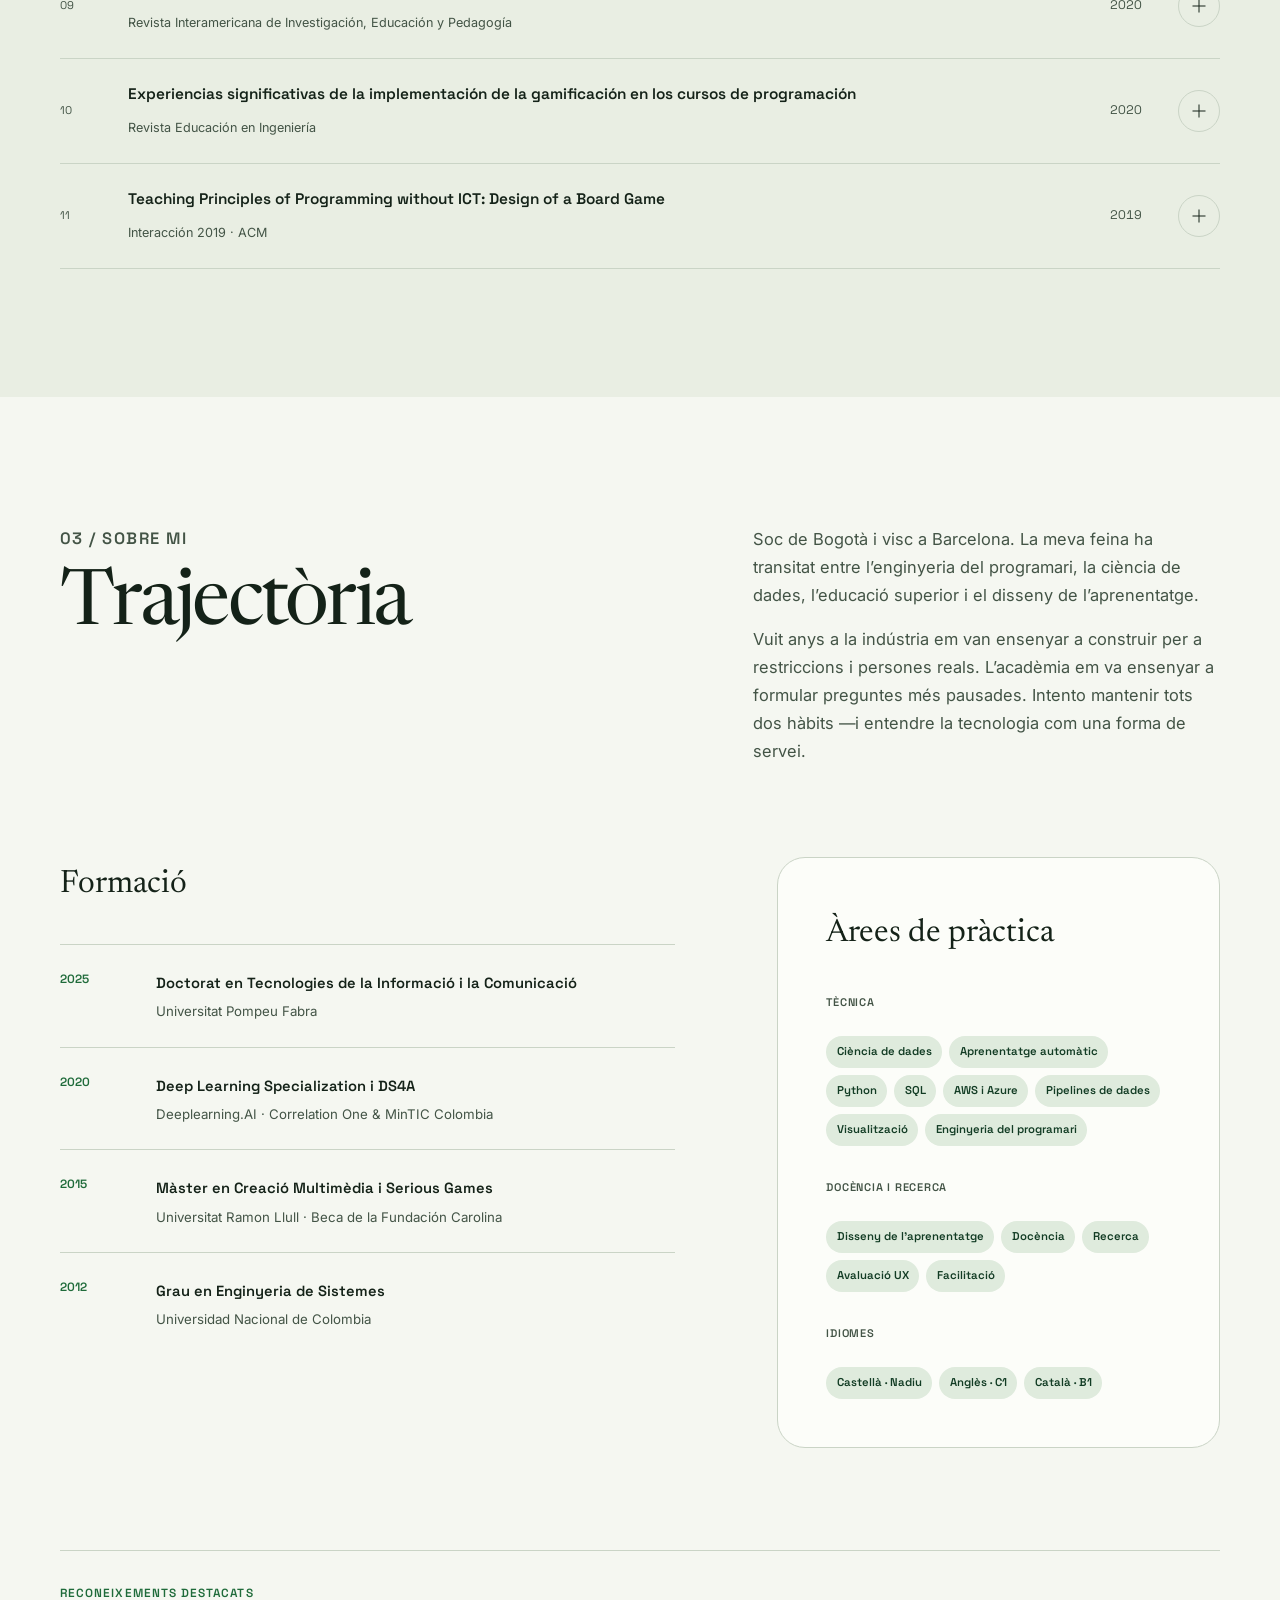
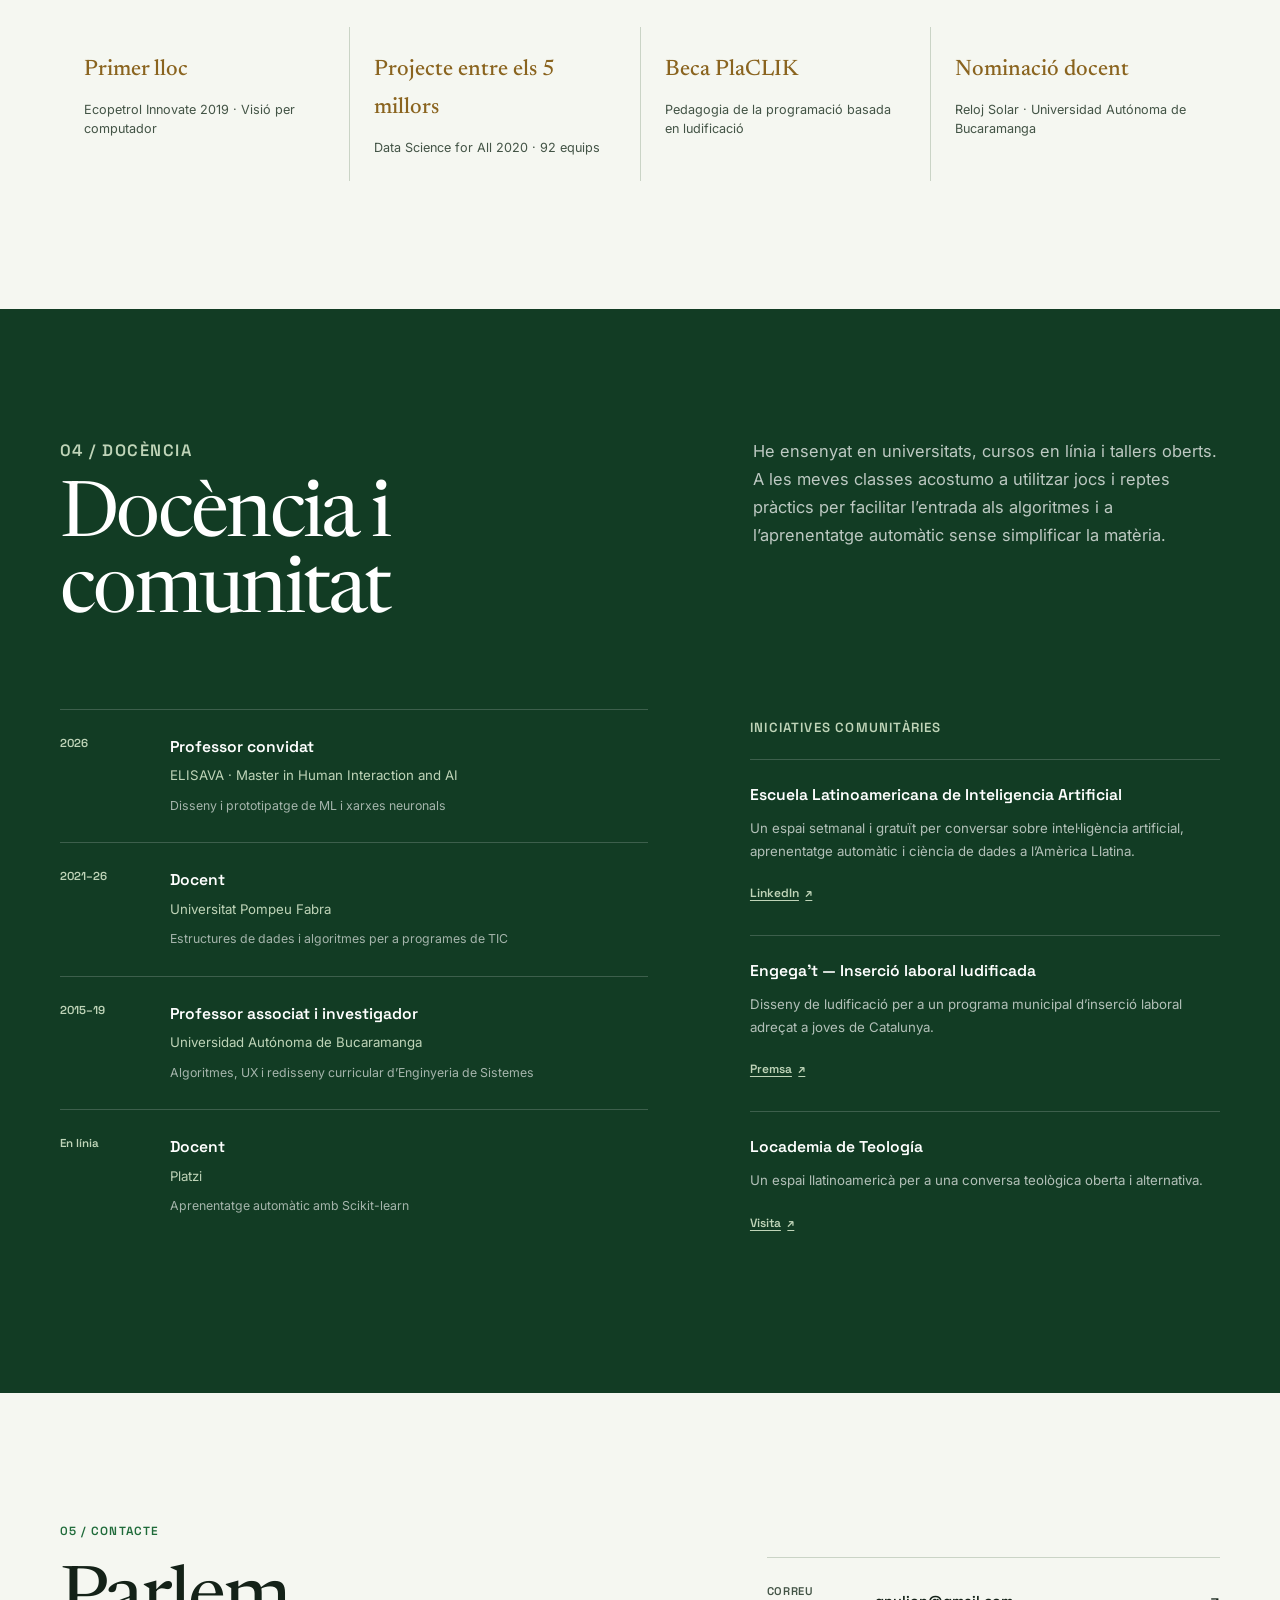
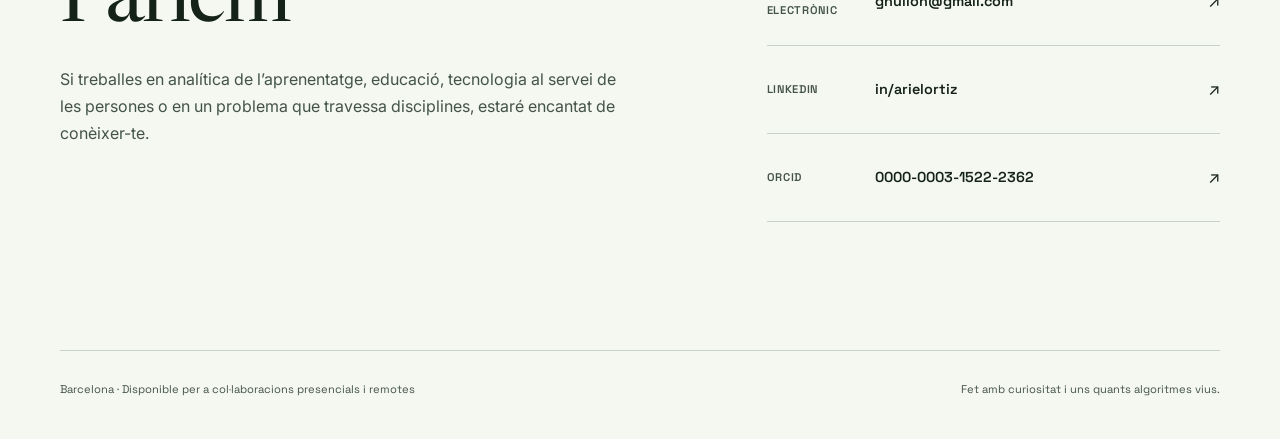
<file: ca/index.html>
<!DOCTYPE html>
<html lang="ca">
<head>
  <meta charset="UTF-8">
  <meta name="viewport" content="width=device-width, initial-scale=1.0">
  <title>Ariel Ortiz Beltrán — Investigador, enginyer i educador</title>
  <meta name="description" content="Investigador en analítica institucional i disseny de l’aprenentatge, amb experiència en arquitectura de dades, aprenentatge automàtic i educació superior.">
  <meta name="theme-color" content="#F5F7F1">
  <link rel="canonical" href="https://portfolio.ludthor.es/ca/">
  <link rel="alternate" hreflang="en" href="https://portfolio.ludthor.es/">
  <link rel="alternate" hreflang="es" href="https://portfolio.ludthor.es/es/">
  <link rel="alternate" hreflang="ca" href="https://portfolio.ludthor.es/ca/">
  <link rel="alternate" hreflang="x-default" href="https://portfolio.ludthor.es/">
  <meta property="og:title" content="Ariel Ortiz Beltrán — Portafolis">
  <meta property="og:description" content="Donar sentit a les dades. Tenir cura d’allò humà.">
  <meta property="og:type" content="website">
  <meta property="og:url" content="https://portfolio.ludthor.es/ca/">
  <meta property="og:locale" content="ca_ES">
  <meta property="og:locale:alternate" content="en_US">
  <meta property="og:locale:alternate" content="es_ES">
  <link rel="preconnect" href="https://fonts.googleapis.com">
  <link rel="preconnect" href="https://fonts.gstatic.com" crossorigin>
  <link href="https://fonts.googleapis.com/css2?family=Newsreader:opsz,wght@6..72,400;6..72,500&amp;family=Space+Grotesk:wght@400;500;600&amp;family=Inter:wght@400;500&amp;display=swap" rel="stylesheet">
  <link rel="stylesheet" href="/css/style.css?v=i18n-20260902-1">
</head>
<body>
  <a href="#main" class="skip-link">Ves al contingut</a>

  <header class="site-header">
    <a href="#hero" class="wordmark" aria-label="Ariel Ortiz Beltrán, inici">
      <span class="wordmark-name">Ariel Ortiz Beltrán</span>
      <span class="wordmark-mark" aria-hidden="true">AOB</span>
    </a>

    <button class="nav-toggle" type="button" aria-expanded="false" aria-controls="main-nav">
      <span>Menú</span>
      <span class="nav-toggle-lines" aria-hidden="true"></span>
    </button>

    <nav id="main-nav" class="nav" aria-label="Navegació principal">
      <a href="#work" class="nav-link">Projectes</a>
      <a href="#research" class="nav-link">Recerca</a>
      <a href="#about" class="nav-link">Sobre mi</a>
      <a href="#teaching" class="nav-link">Docència</a>
      <a href="#contact" class="nav-link nav-link--contact">Contacte</a>
      <div class="language-switcher" role="group" aria-label="Tria l’idioma">
        <a href="/" class="language-link" data-language-link data-base-path="/" hreflang="en" lang="en" aria-label="English">EN</a>
        <a href="/es/" class="language-link" data-language-link data-base-path="/es/" hreflang="es" lang="es" aria-label="Español">ES</a>
        <a href="/ca/" class="language-link" data-language-link data-base-path="/ca/" hreflang="ca" lang="ca" aria-label="Català" aria-current="page">CAT</a>
      </div>
    </nav>
  </header>

  <main id="main">
    <section id="hero" class="hero section-shell" aria-labelledby="hero-title">
      <div class="hero-copy">
        <p class="eyebrow">Analítica institucional · Disseny de l’aprenentatge · Tecnologia centrada en les persones</p>
        <h1 id="hero-title">
          <span class="hero-name">Ariel Ortiz Beltrán, Ph.D.</span>
          <span class="hero-statement">Donar sentit a les dades.<br>Tenir cura d’allò humà.</span>
        </h1>
        <p class="hero-intro">Estudio com els entorns d’aprenentatge influeixen en l’experiència de l’estudiantat i construeixo sistemes de dades i aprenentatge automàtic que faciliten decisions complexes.</p>
        <div class="hero-actions">
          <a href="#work" class="button button--primary">Veure projectes</a>
          <a href="mailto:gnulion@gmail.com" class="text-link">Escriu-me <span aria-hidden="true">↗</span></a>
        </div>
        <p class="hero-affiliation">Investigador postdoctoral · Universitat Pompeu Fabra · Barcelona</p>
      </div>

      <div class="hero-art" aria-hidden="true">
        <canvas id="alife-bg"></canvas>
        <div class="hero-art-frame"></div>
        <span id="alife-label" data-running="en execució:" data-boids="estol de boids" data-reaction-diffusion="reacció–difusió" data-game-of-life="joc de la vida"></span>
        <span class="hero-art-note">Mou el punter. El sistema respon.</span>
      </div>
    </section>

    <section class="principles" aria-label="Àmbits de pràctica">
      <div class="section-shell principles-grid">
        <article>
          <span class="index">01</span>
          <h2>Investigar</h2>
          <p>Disseny de cursos, participació de l’estudiantat, càrrega de treball i resultats acadèmics.</p>
        </article>
        <article>
          <span class="index">02</span>
          <h2>Construir</h2>
          <p>Plataformes de dades, sistemes d’aprenentatge automàtic i eines visuals.</p>
        </article>
        <article>
          <span class="index">03</span>
          <h2>Servir</h2>
          <p>Docència, treball comunitari i tecnologia centrada en les persones que la fan servir.</p>
        </article>
      </div>
    </section>

    <section id="work" class="section section-shell">
      <header class="section-heading">
        <div>
          <p class="section-kicker">01 / Projectes</p>
          <h2>Projectes seleccionats</h2>
        </div>
        <p>Una selecció de més de vuit anys de treball en enginyeria del programari, arquitectura de dades, aprenentatge automàtic i recerca aplicada.</p>
      </header>

      <div class="case-studies">
        <article class="case-study">
          <p class="case-study-index" aria-hidden="true">01</p>
          <div class="case-study-heading">
            <p class="case-study-meta">Arquitectura de producte · Grupo Bernier</p>
            <h3>AnniQ — Plataforma AutoML</h3>
          </div>
          <div class="case-study-copy">
            <p>Vaig dissenyar la primera versió d’una plataforma al núvol que permetia a equips no tècnics crear pipelines d’aprenentatge automàtic —des de la ingesta de dades fins al desplegament de models— sense escriure codi.</p>
            <dl class="case-study-facts">
              <div><dt>Rol</dt><dd>Arquitecte i líder tècnic</dd></div>
              <div><dt>Enfocament</dt><dd>Fluxos de treball d’ML d’extrem a extrem</dd></div>
              <div><dt>Tecnologies</dt><dd>Python · Cloud · AutoML</dd></div>
            </dl>
          </div>
        </article>

        <article class="case-study">
          <p class="case-study-index" aria-hidden="true">02</p>
          <div class="case-study-heading">
            <p class="case-study-meta">Visió per computador · Ecopetrol</p>
            <h3>Inspecció de canonades submarines</h3>
          </div>
          <div class="case-study-copy">
            <p>Un sistema de visió per computador en temps real que utilitza xarxes neuronals convolucionals per detectar anomalies en vídeos de canonades submarines.</p>
            <p class="outcome"><span aria-hidden="true">★</span> Primer lloc · Innovate 2019</p>
          </div>
        </article>

        <article class="case-study">
          <p class="case-study-index" aria-hidden="true">03</p>
          <div class="case-study-heading">
            <p class="case-study-meta">Arquitectura de dades · DataKnow</p>
            <h3>Arquitectures de dades al núvol</h3>
          </div>
          <div class="case-study-copy">
            <p>A DataKnow vaig dissenyar arquitectures d’analítica i predicció a AWS i Azure, des d’ETL i modelatge de dades fins a desplegament i manteniment.</p>
            <div class="tag-list" aria-label="Tecnologies">
              <span>AWS</span><span>Azure</span><span>ETL</span><span>Predicció</span>
            </div>
          </div>
        </article>

        <article class="case-study">
          <p class="case-study-index" aria-hidden="true">04</p>
          <div class="case-study-heading">
            <p class="case-study-meta">Analítica d’hostes · Movich Hotels</p>
            <h3>Analítica d’hostes per a Movich Hotels</h3>
          </div>
          <div class="case-study-copy">
            <p>A Grupo Bernier vaig desenvolupar models d’aprenentatge automàtic i dashboards de Tableau per analitzar el comportament de les reserves d’una de les cadenes hoteleres més grans de Colòmbia.</p>
          </div>
        </article>
      </div>
    </section>

    <section id="research" class="section section--tinted">
      <div class="section-shell">
        <header class="section-heading">
          <div>
            <p class="section-kicker">02 / Recerca</p>
            <h2>Disseny de l’aprenentatge i analítica institucional</h2>
          </div>
          <div>
            <p>Estudio les relacions entre el disseny de cursos, l’ús de l’LMS, la càrrega de treball de l’estudiantat i els resultats acadèmics. Més recentment, he explorat com els models de llenguatge de gran mida poden donar suport a l’anàlisi de dades educatives.</p>
            <a href="https://orcid.org/0000-0003-1522-2362" target="_blank" rel="noopener noreferrer" class="text-link">ORCID 0000-0003-1522-2362 <span aria-hidden="true">↗</span></a>
          </div>
        </header>

        <div class="research-focus" aria-label="Enfocament actual de recerca">
          <p class="research-focus-label">Pregunta actual</p>
          <blockquote>Què poden aprendre les institucions de les dades educatives, i què no ens poden dir aquestes dades?</blockquote>
          <div class="tag-list">
            <span>Analítica institucional</span>
            <span>Disseny de l’aprenentatge</span>
            <span>Analítica de l’aprenentatge</span>
            <span>Models de llenguatge de gran mida</span>
          </div>
        </div>

        <div class="publication-heading">
          <h3>Publicacions</h3>
          <p>Obre una publicació per veure’n l’autoria i els enllaços.</p>
        </div>

        <ol class="publications">
          <li class="pub" data-year="2026">
            <button class="pub-header" aria-expanded="false" aria-controls="pub-1-details">
              <span class="pub-index">01</span>
              <span class="pub-title" lang="en">Lightweight Institutional Analytics: A Construct-Oriented Workflow for Course-Level LMS Indicators</span>
              <span class="pub-venue">LASI Spain 2026 · CEUR Workshop Proceedings</span>
              <span class="pub-year">2026</span>
              <span class="pub-toggle" aria-hidden="true"></span>
            </button>
            <div id="pub-1-details" class="pub-details" hidden>
              <p class="pub-authors">Ortiz-Beltrán, A. &amp; Hernández-Leo, D.</p>
              <a href="https://ceur-ws.org/Vol-4235/paper7.pdf" target="_blank" rel="noopener noreferrer" class="text-link">Article <span aria-hidden="true">↗</span></a>
              <a href="https://lasi26.snola.es/" target="_blank" rel="noopener noreferrer" class="text-link">LASI Spain 2026 <span aria-hidden="true">↗</span></a>
            </div>
          </li>

          <li class="pub" data-year="2025">
            <button class="pub-header" aria-expanded="false" aria-controls="pub-2-details">
              <span class="pub-index">02</span>
              <span class="pub-title" lang="en">The Interplay between Learning Design and Learning Analytics Indicators in Higher Education</span>
              <span class="pub-venue">Tesi doctoral · Universitat Pompeu Fabra</span>
              <span class="pub-year">2025</span>
              <span class="pub-toggle" aria-hidden="true"></span>
            </button>
            <div id="pub-2-details" class="pub-details" hidden>
              <p class="pub-authors">Ortiz-Beltrán, Ariel</p>
              <a href="https://hdl.handle.net/10803/695430" target="_blank" rel="noopener noreferrer" class="text-link">Veure la tesi <span aria-hidden="true">↗</span></a>
            </div>
          </li>

          <li class="pub" data-year="2025">
            <button class="pub-header" aria-expanded="false" aria-controls="pub-3-details">
              <span class="pub-index">03</span>
              <span class="pub-title" lang="en">Exploring the Complex Analytics Interplay of LMS Design, Usage, Academic Outcomes, and Perceived Workload</span>
              <span class="pub-venue">Lecture Notes in Computer Science · Springer</span>
              <span class="pub-year">2025</span>
              <span class="pub-toggle" aria-hidden="true"></span>
            </button>
            <div id="pub-3-details" class="pub-details" hidden>
              <p class="pub-authors">Ortiz-Beltrán, A., Marques, F., &amp; Hernández-Leo, D.</p>
              <a href="https://doi.org/10.1007/978-3-032-03873-9_26" target="_blank" rel="noopener noreferrer" class="text-link">DOI <span aria-hidden="true">↗</span></a>
            </div>
          </li>

          <li class="pub" data-year="2025">
            <button class="pub-header" aria-expanded="false" aria-controls="pub-4-details">
              <span class="pub-index">04</span>
              <span class="pub-title" lang="en">Institutional, Academic, and Learning Analytics: A Bibliometric Study</span>
              <span class="pub-venue">IEEE ICALT 2025</span>
              <span class="pub-year">2025</span>
              <span class="pub-toggle" aria-hidden="true"></span>
            </button>
            <div id="pub-4-details" class="pub-details" hidden>
              <p class="pub-authors">Marques, F., Ortiz-Beltrán, A., Hernández-Leo, D., &amp; Castillo, C.</p>
              <a href="https://doi.org/10.1109/ICALT64023.2025.00043" target="_blank" rel="noopener noreferrer" class="text-link">DOI <span aria-hidden="true">↗</span></a>
            </div>
          </li>

          <li class="pub" data-year="2025">
            <button class="pub-header" aria-expanded="false" aria-controls="pub-5-details">
              <span class="pub-index">05</span>
              <span class="pub-title" lang="en">Extracting Institutional Analytics Features from LMS Data: Towards Bridging LD Analytics and LA</span>
              <span class="pub-venue">LASI Spain · CEUR Workshop Proceedings</span>
              <span class="pub-year">2025</span>
              <span class="pub-toggle" aria-hidden="true"></span>
            </button>
            <div id="pub-5-details" class="pub-details" hidden>
              <p class="pub-authors">Ortiz-Beltrán, A. &amp; Hernández-Leo, D.</p>
              <a href="https://ceur-ws.org/Vol-4148/Paper2.pdf" target="_blank" rel="noopener noreferrer" class="text-link">Article <span aria-hidden="true">↗</span></a>
            </div>
          </li>

          <li class="pub" data-year="2024">
            <button class="pub-header" aria-expanded="false" aria-controls="pub-6-details">
              <span class="pub-index">06</span>
              <span class="pub-title" lang="es">Diseño pedagógico basado en gamificación en el aprendizaje de fundamentos básicos de programación</span>
              <span class="pub-venue">Universitat Pompeu Fabra</span>
              <span class="pub-year">2024</span>
              <span class="pub-toggle" aria-hidden="true"></span>
            </button>
            <div id="pub-6-details" class="pub-details" hidden>
              <p class="pub-authors">Santos Rodríguez, P. &amp; Ortiz Beltrán, A.</p>
              <a href="https://hdl.handle.net/10230/70405" target="_blank" rel="noopener noreferrer" class="text-link">Veure <span aria-hidden="true">↗</span></a>
            </div>
          </li>

          <li class="pub" data-year="2023">
            <button class="pub-header" aria-expanded="false" aria-controls="pub-7-details">
              <span class="pub-index">07</span>
              <span class="pub-title" lang="en">Surviving and Thriving: How Changes in Teaching Modalities Influenced Student Satisfaction</span>
              <span class="pub-venue">Australasian Journal of Educational Technology</span>
              <span class="pub-year">2023</span>
              <span class="pub-toggle" aria-hidden="true"></span>
            </button>
            <div id="pub-7-details" class="pub-details" hidden>
              <p class="pub-authors">Ortiz Beltrán, A., Hernandez-Leo, D., &amp; Amarasinghe, I.</p>
              <a href="https://doi.org/10.14742/ajet.8958" target="_blank" rel="noopener noreferrer" class="text-link">DOI <span aria-hidden="true">↗</span></a>
            </div>
          </li>

          <li class="pub" data-year="2023">
            <button class="pub-header" aria-expanded="false" aria-controls="pub-8-details">
              <span class="pub-index">08</span>
              <span class="pub-title" lang="en">Generative Pre-trained Transformers for Coding Text Data? An Analysis with Classroom Orchestration Data</span>
              <span class="pub-venue">Lecture Notes in Computer Science · Springer</span>
              <span class="pub-year">2023</span>
              <span class="pub-toggle" aria-hidden="true"></span>
            </button>
            <div id="pub-8-details" class="pub-details" hidden>
              <p class="pub-authors">Amarasinghe, I., Marques, F., Ortiz-Beltrán, A., &amp; Hernández-Leo, D.</p>
              <a href="https://doi.org/10.1007/978-3-031-42682-7_3" target="_blank" rel="noopener noreferrer" class="text-link">DOI <span aria-hidden="true">↗</span></a>
            </div>
          </li>

          <li class="pub" data-year="2020">
            <button class="pub-header" aria-expanded="false" aria-controls="pub-9-details">
              <span class="pub-index">09</span>
              <span class="pub-title" lang="es">Diagnóstico y reestructuración pedagógica en la enseñanza de programación de computadores</span>
              <span class="pub-venue">Revista Interamericana de Investigación, Educación y Pedagogía</span>
              <span class="pub-year">2020</span>
              <span class="pub-toggle" aria-hidden="true"></span>
            </button>
            <div id="pub-9-details" class="pub-details" hidden>
              <p class="pub-authors">Ramírez Prada, P.C., Ortiz Beltrán, A.O., &amp; Lobo Quintero, R.A.</p>
              <a href="https://doi.org/10.15332/25005421.6000" target="_blank" rel="noopener noreferrer" class="text-link">DOI <span aria-hidden="true">↗</span></a>
            </div>
          </li>

          <li class="pub" data-year="2020">
            <button class="pub-header" aria-expanded="false" aria-controls="pub-10-details">
              <span class="pub-index">10</span>
              <span class="pub-title" lang="es">Experiencias significativas de la implementación de la gamificación en los cursos de programación</span>
              <span class="pub-venue">Revista Educación en Ingeniería</span>
              <span class="pub-year">2020</span>
              <span class="pub-toggle" aria-hidden="true"></span>
            </button>
            <div id="pub-10-details" class="pub-details" hidden>
              <p class="pub-authors">Ramírez, P., Ortiz-Beltran, A., &amp; Lobo-Quintero, R.</p>
              <a href="https://doi.org/10.26507/REI.V15N29.1031" target="_blank" rel="noopener noreferrer" class="text-link">DOI <span aria-hidden="true">↗</span></a>
            </div>
          </li>

          <li class="pub" data-year="2019">
            <button class="pub-header" aria-expanded="false" aria-controls="pub-11-details">
              <span class="pub-index">11</span>
              <span class="pub-title" lang="en">Teaching Principles of Programming without ICT: Design of a Board Game</span>
              <span class="pub-venue">Interacción 2019 · ACM</span>
              <span class="pub-year">2019</span>
              <span class="pub-toggle" aria-hidden="true"></span>
            </button>
            <div id="pub-11-details" class="pub-details" hidden>
              <p class="pub-authors">Espinosa C., M.A., Uribe O., N.A., Sarmiento, R.E., Casanova, P.E., &amp; Ortiz-Beltrán, A.</p>
              <a href="https://doi.org/10.1145/3335595.3335627" target="_blank" rel="noopener noreferrer" class="text-link">DOI <span aria-hidden="true">↗</span></a>
            </div>
          </li>
        </ol>
      </div>
    </section>

    <section id="about" class="section section-shell">
      <header class="section-heading">
        <div>
          <p class="section-kicker">03 / Sobre mi</p>
          <h2>Trajectòria</h2>
        </div>
        <div class="about-intro">
          <p>Soc de Bogotà i visc a Barcelona. La meva feina ha transitat entre l’enginyeria del programari, la ciència de dades, l’educació superior i el disseny de l’aprenentatge.</p>
          <p>Vuit anys a la indústria em van ensenyar a construir per a restriccions i persones reals. L’acadèmia em va ensenyar a formular preguntes més pausades. Intento mantenir tots dos hàbits —i entendre la tecnologia com una forma de servei.</p>
        </div>
      </header>

      <div class="about-grid">
        <div class="timeline">
          <h3>Formació</h3>
          <ol>
            <li><span>2025</span><div><strong>Doctorat en Tecnologies de la Informació i la Comunicació</strong><p>Universitat Pompeu Fabra</p></div></li>
            <li><span>2020</span><div><strong>Deep Learning Specialization i DS4A</strong><p>Deeplearning.AI · Correlation One &amp; MinTIC Colombia</p></div></li>
            <li><span>2015</span><div><strong>Màster en Creació Multimèdia i Serious Games</strong><p>Universitat Ramon Llull · Beca de la Fundación Carolina</p></div></li>
            <li><span>2012</span><div><strong>Grau en Enginyeria de Sistemes</strong><p>Universidad Nacional de Colombia</p></div></li>
          </ol>
        </div>

        <aside class="practice-card">
          <h3>Àrees de pràctica</h3>
          <div class="practice-group">
            <p>Tècnica</p>
            <div class="tag-list"><span>Ciència de dades</span><span>Aprenentatge automàtic</span><span>Python</span><span>SQL</span><span>AWS i Azure</span><span>Pipelines de dades</span><span>Visualització</span><span>Enginyeria del programari</span></div>
          </div>
          <div class="practice-group">
            <p>Docència i recerca</p>
            <div class="tag-list"><span>Disseny de l’aprenentatge</span><span>Docència</span><span>Recerca</span><span>Avaluació UX</span><span>Facilitació</span></div>
          </div>
          <div class="practice-group">
            <p>Idiomes</p>
            <div class="tag-list"><span>Castellà · Nadiu</span><span>Anglès · C1</span><span>Català · B1</span></div>
          </div>
        </aside>
      </div>

      <div class="recognition">
        <p class="section-kicker">Reconeixements destacats</p>
        <div class="recognition-grid">
          <p><strong>Primer lloc</strong><span>Ecopetrol Innovate 2019 · Visió per computador</span></p>
          <p><strong>Projecte entre els 5 millors</strong><span>Data Science for All 2020 · 92 equips</span></p>
          <p><strong>Beca PlaCLIK</strong><span>Pedagogia de la programació basada en ludificació</span></p>
          <p><strong>Nominació docent</strong><span>Reloj Solar · Universidad Autónoma de Bucaramanga</span></p>
        </div>
      </div>
    </section>

    <section id="teaching" class="section section--dark">
      <div class="section-shell">
        <header class="section-heading">
          <div>
            <p class="section-kicker">04 / Docència</p>
            <h2>Docència i comunitat</h2>
          </div>
          <p>He ensenyat en universitats, cursos en línia i tallers oberts. A les meves classes acostumo a utilitzar jocs i reptes pràctics per facilitar l’entrada als algoritmes i a l’aprenentatge automàtic sense simplificar la matèria.</p>
        </header>

        <div class="teaching-layout">
          <div class="roles">
            <article><span>2026</span><div><h3>Professor convidat</h3><p>ELISAVA · Master in Human Interaction and AI</p><small>Disseny i prototipatge de ML i xarxes neuronals</small></div></article>
            <article><span>2021–26</span><div><h3>Docent</h3><p>Universitat Pompeu Fabra</p><small>Estructures de dades i algoritmes per a programes de TIC</small></div></article>
            <article><span>2015–19</span><div><h3>Professor associat i investigador</h3><p>Universidad Autónoma de Bucaramanga</p><small>Algoritmes, UX i redisseny curricular d’Enginyeria de Sistemes</small></div></article>
            <article><span>En línia</span><div><h3>Docent</h3><p>Platzi</p><small>Aprenentatge automàtic amb Scikit-learn</small></div></article>
          </div>

          <div class="community">
            <p class="section-kicker">Iniciatives comunitàries</p>
            <article>
              <h3>Escuela Latinoamericana de Inteligencia Artificial</h3>
              <p>Un espai setmanal i gratuït per conversar sobre intel·ligència artificial, aprenentatge automàtic i ciència de dades a l’Amèrica Llatina.</p>
              <a href="https://www.linkedin.com/company/escuelaia" target="_blank" rel="noopener noreferrer">LinkedIn <span aria-hidden="true">↗</span></a>
            </article>
            <article>
              <h3>Engega’t — Inserció laboral ludificada</h3>
              <p>Disseny de ludificació per a un programa municipal d’inserció laboral adreçat a joves de Catalunya.</p>
              <a href="https://www.url.edu/ca/sala-de-premsa/noticies/institucional/2016/lajuntament-de-santa-perpetua-i-la-salle-url-apliquen-la-gamificacio-un-programa-dorientacio-laboral-joves-de-16-29-anys" target="_blank" rel="noopener noreferrer">Premsa <span aria-hidden="true">↗</span></a>
            </article>
            <article>
              <h3>Locademia de Teología</h3>
              <p>Un espai llatinoamericà per a una conversa teològica oberta i alternativa.</p>
              <a href="https://locademiadeteologia.wordpress.com/" target="_blank" rel="noopener noreferrer">Visita <span aria-hidden="true">↗</span></a>
            </article>
          </div>
        </div>
      </div>
    </section>

    <section id="contact" class="contact section-shell">
      <p class="section-kicker">05 / Contacte</p>
      <div class="contact-grid">
        <div>
          <h2>Parlem</h2>
          <p>Si treballes en analítica de l’aprenentatge, educació, tecnologia al servei de les persones o en un problema que travessa disciplines, estaré encantat de conèixer-te.</p>
        </div>
        <div class="contact-links">
          <a href="mailto:gnulion@gmail.com"><span>Correu electrònic</span><strong>gnulion@gmail.com</strong><i aria-hidden="true">↗</i></a>
          <a href="https://www.linkedin.com/in/arielortiz" target="_blank" rel="noopener noreferrer"><span>LinkedIn</span><strong>in/arielortiz</strong><i aria-hidden="true">↗</i></a>
          <a href="https://orcid.org/0000-0003-1522-2362" target="_blank" rel="noopener noreferrer"><span>ORCID</span><strong>0000-0003-1522-2362</strong><i aria-hidden="true">↗</i></a>
        </div>
      </div>
      <footer class="site-footer">
        <p>Barcelona · Disponible per a col·laboracions presencials i remotes</p>
        <p>Fet amb curiositat i uns quants algoritmes vius.</p>
      </footer>
    </section>
  </main>

  <script type="module" src="/js/alife/loader.js?v=i18n-20260901-5"></script>
  <script type="module" src="/js/main.js?v=i18n-20260901-5"></script>
</body>
</html>
</file>
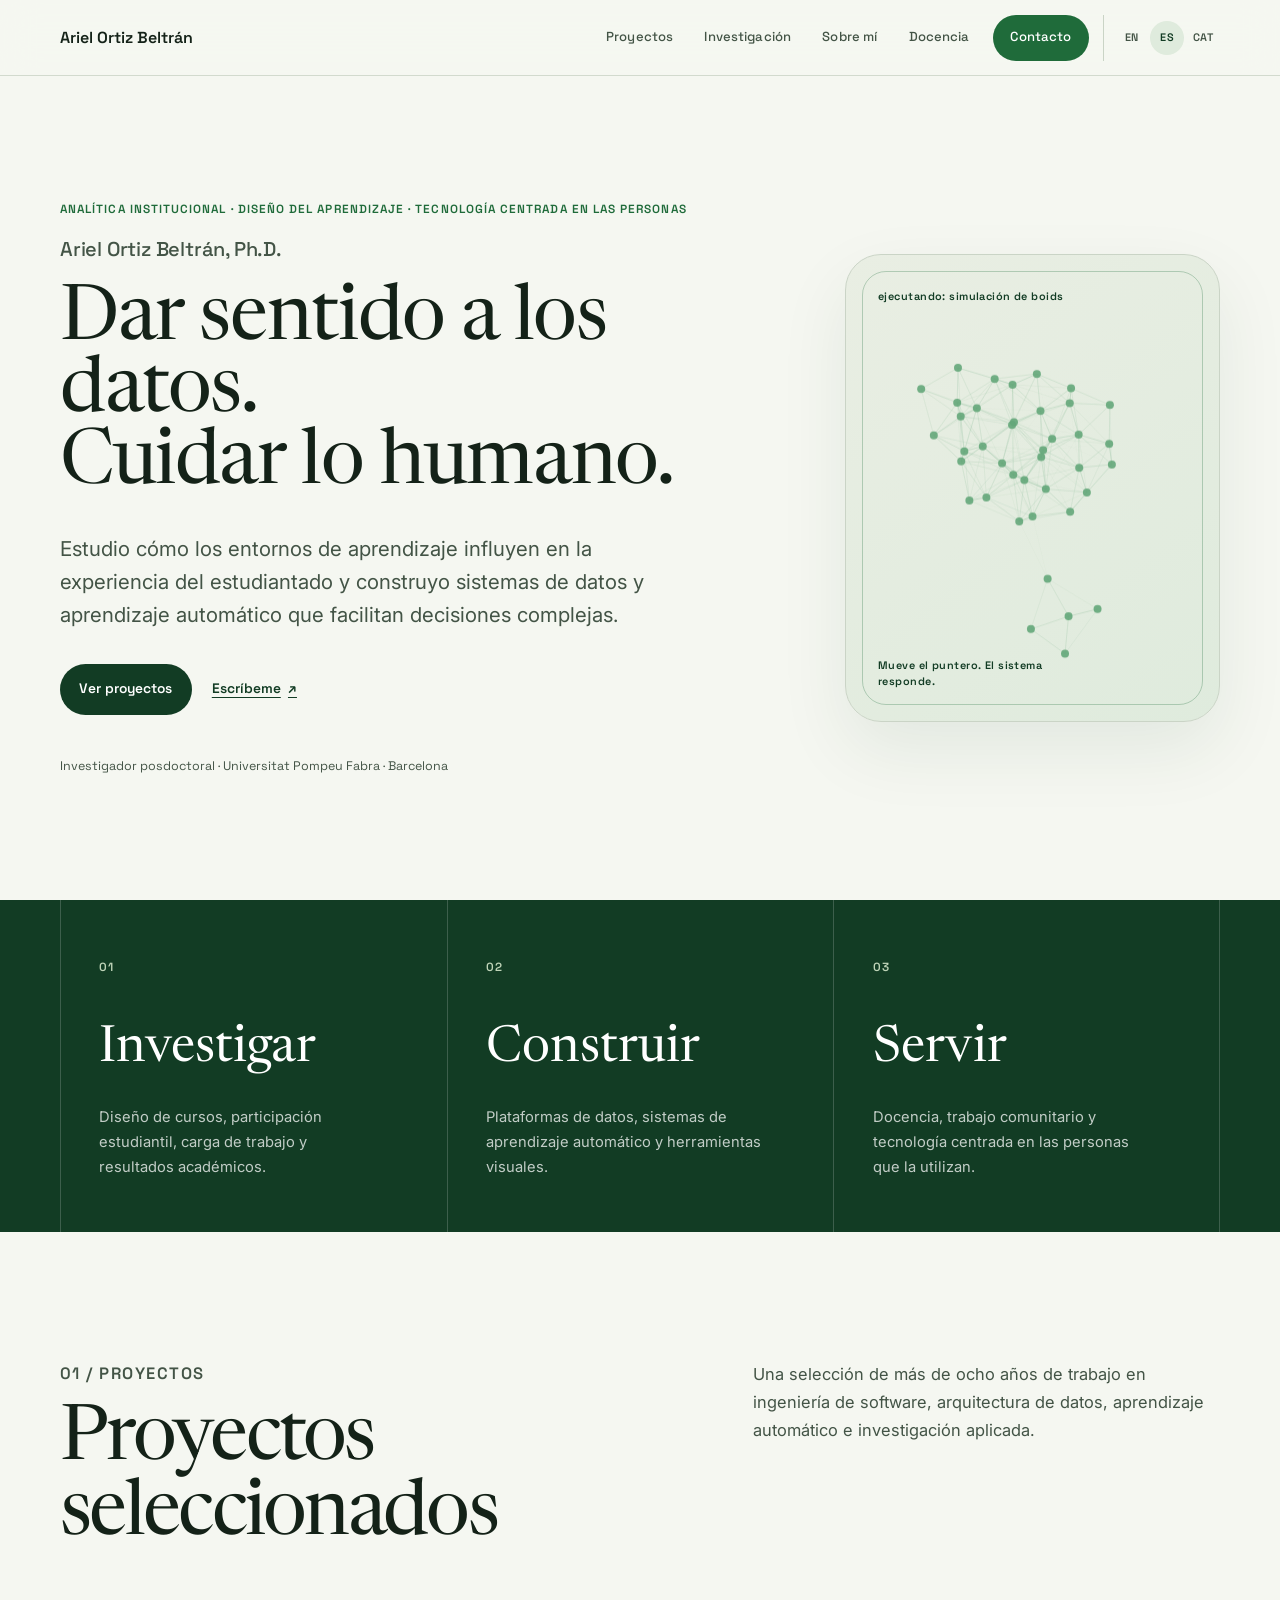
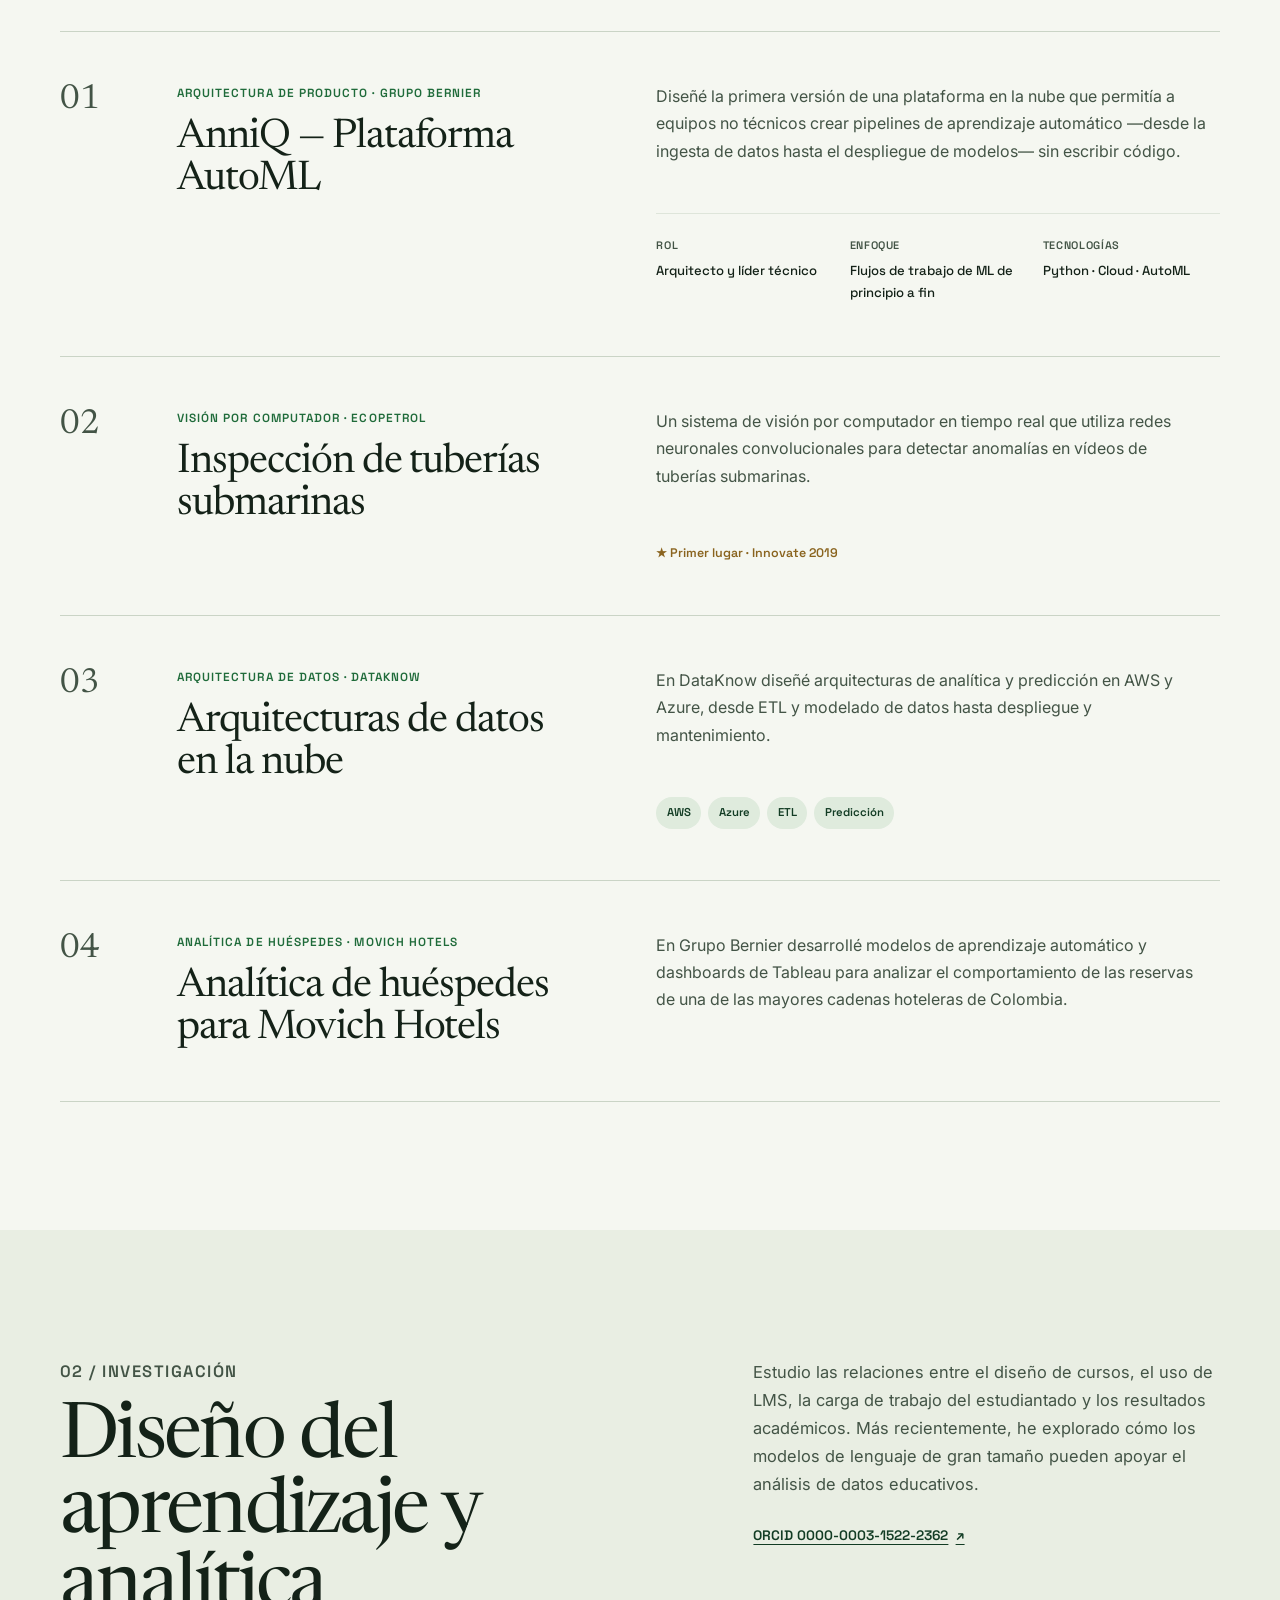
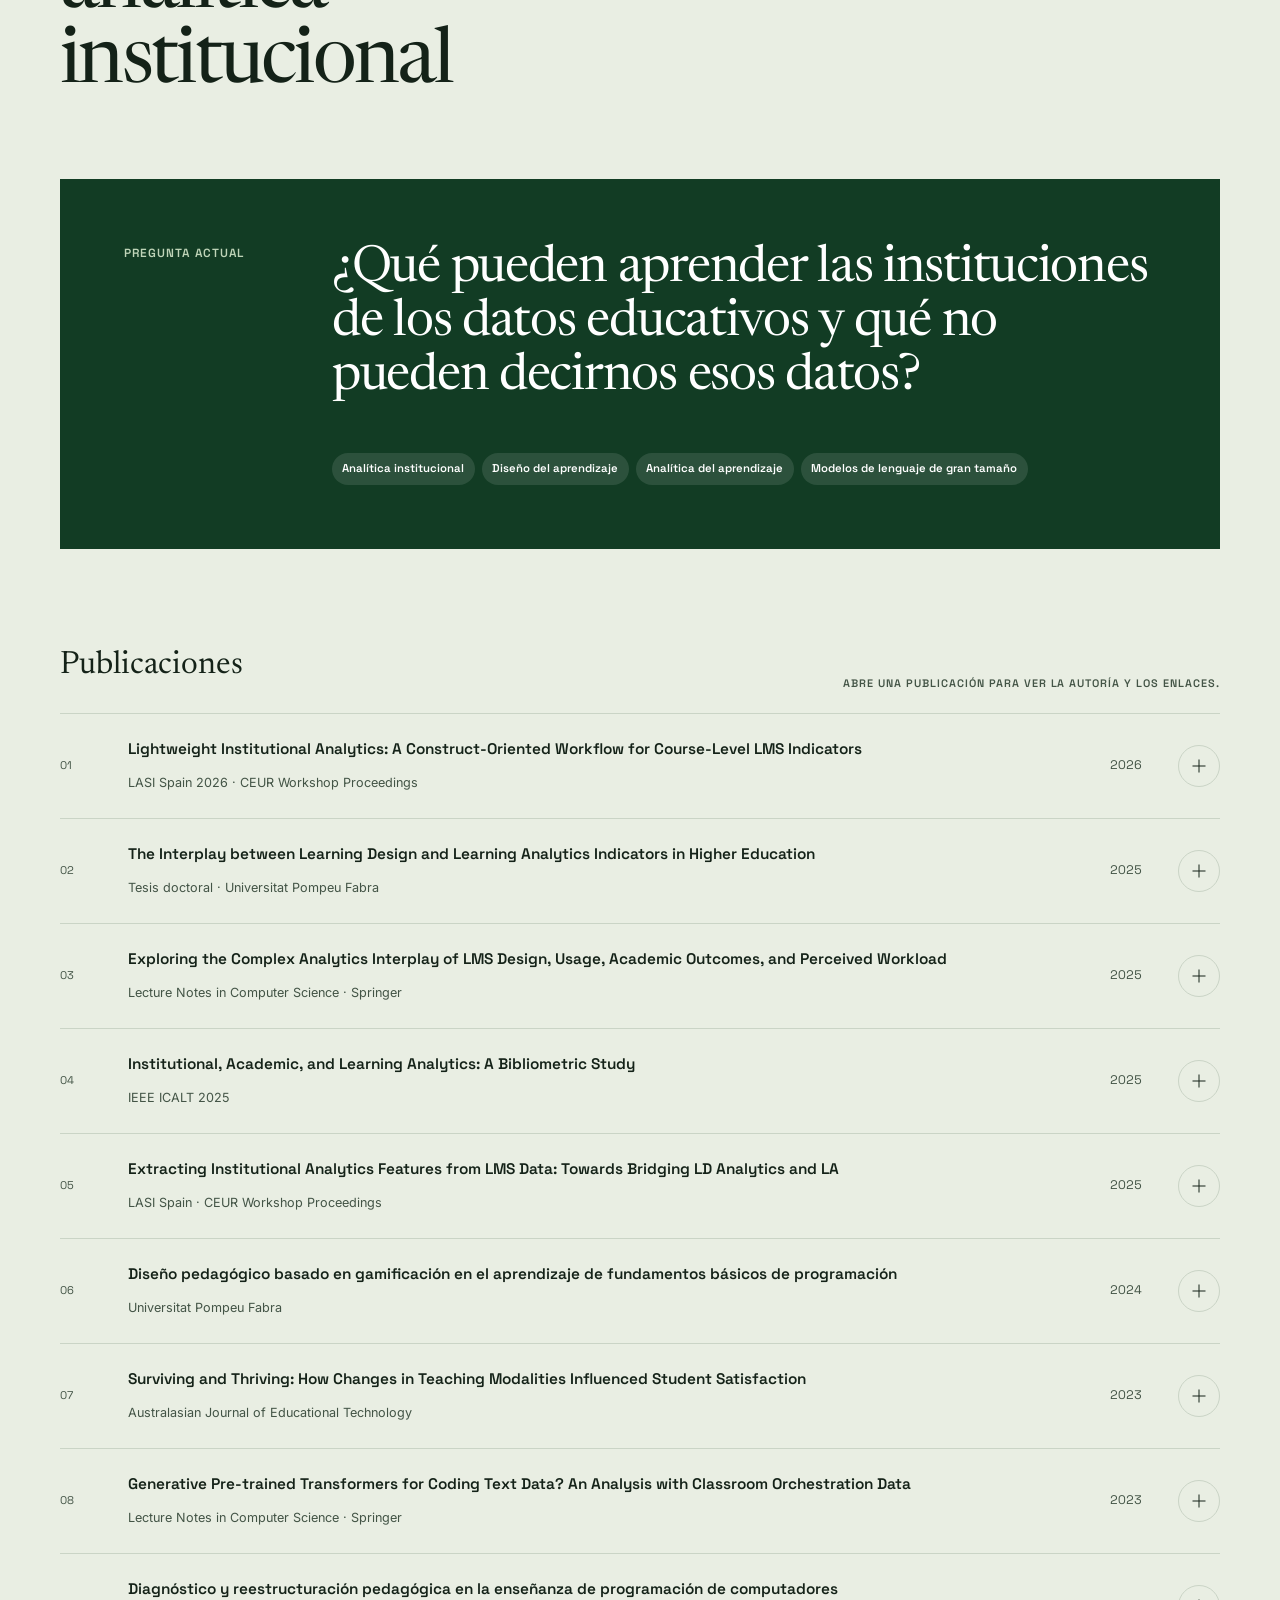
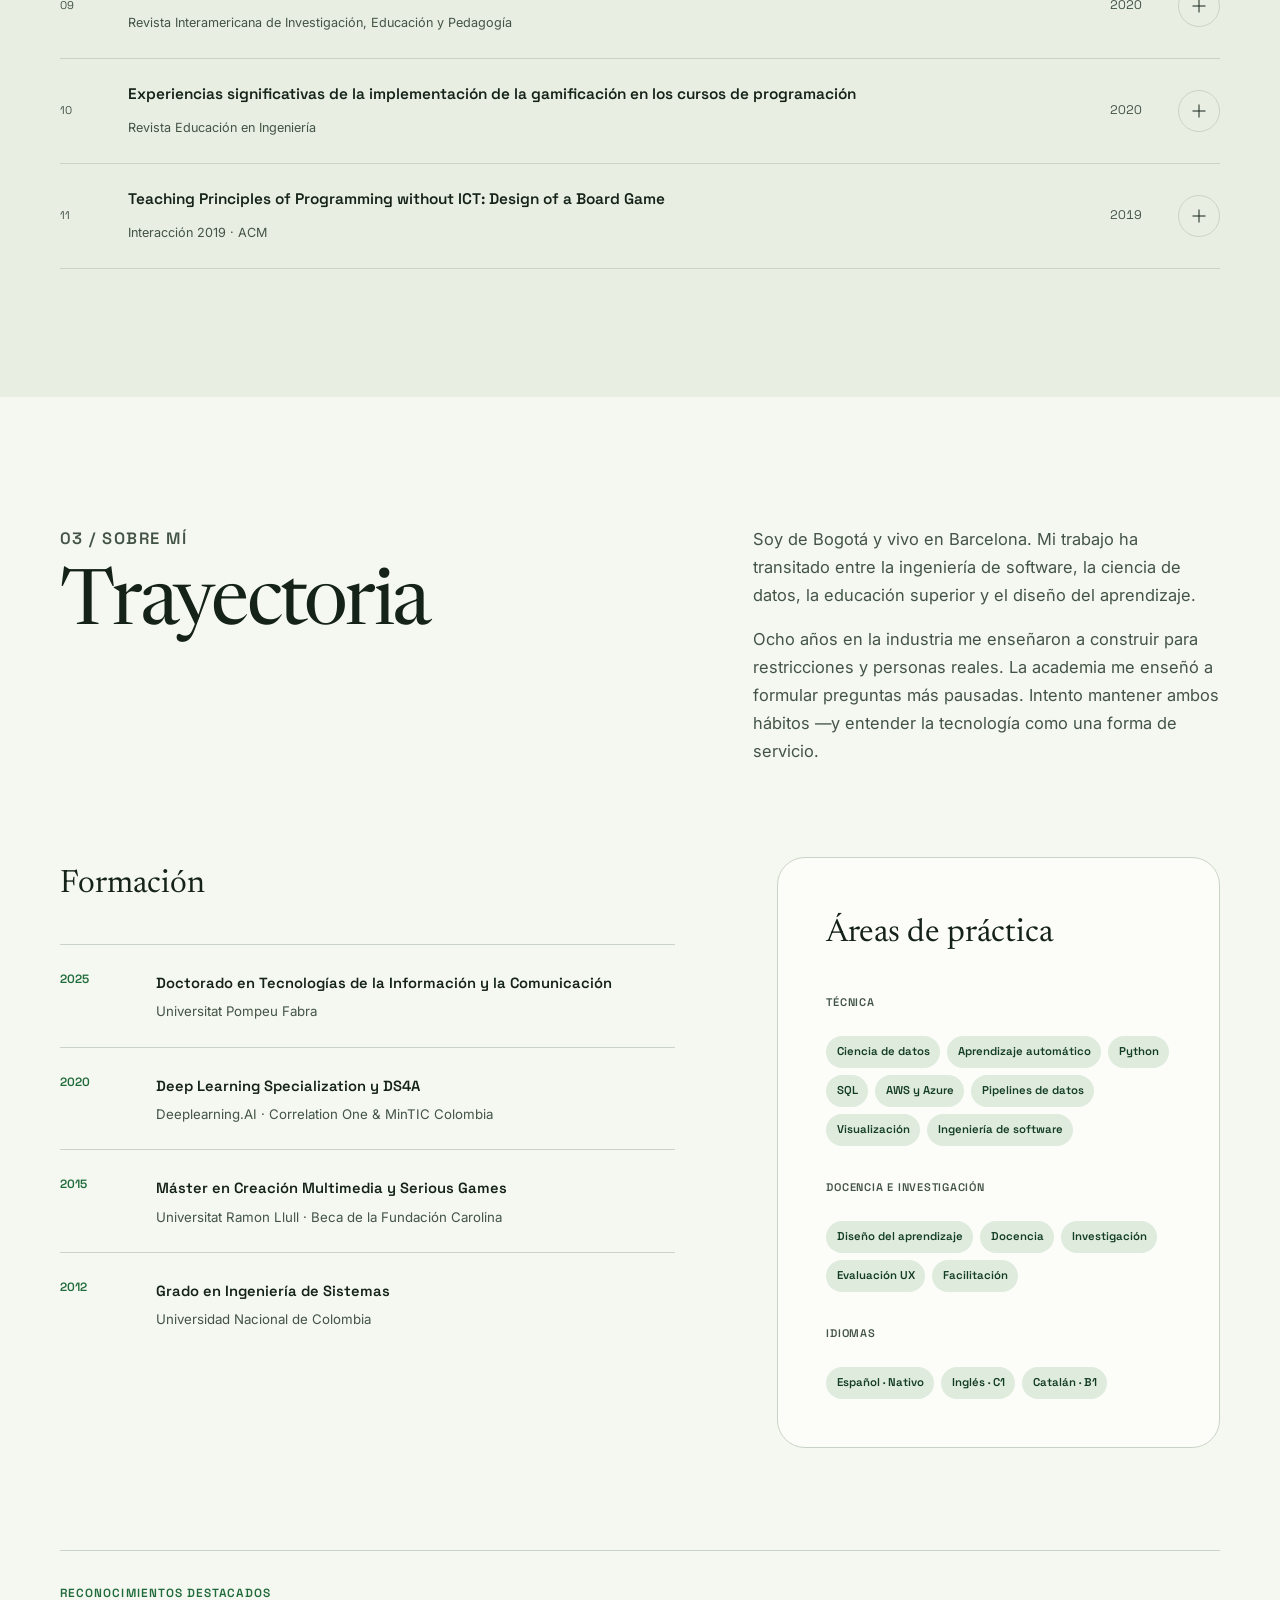
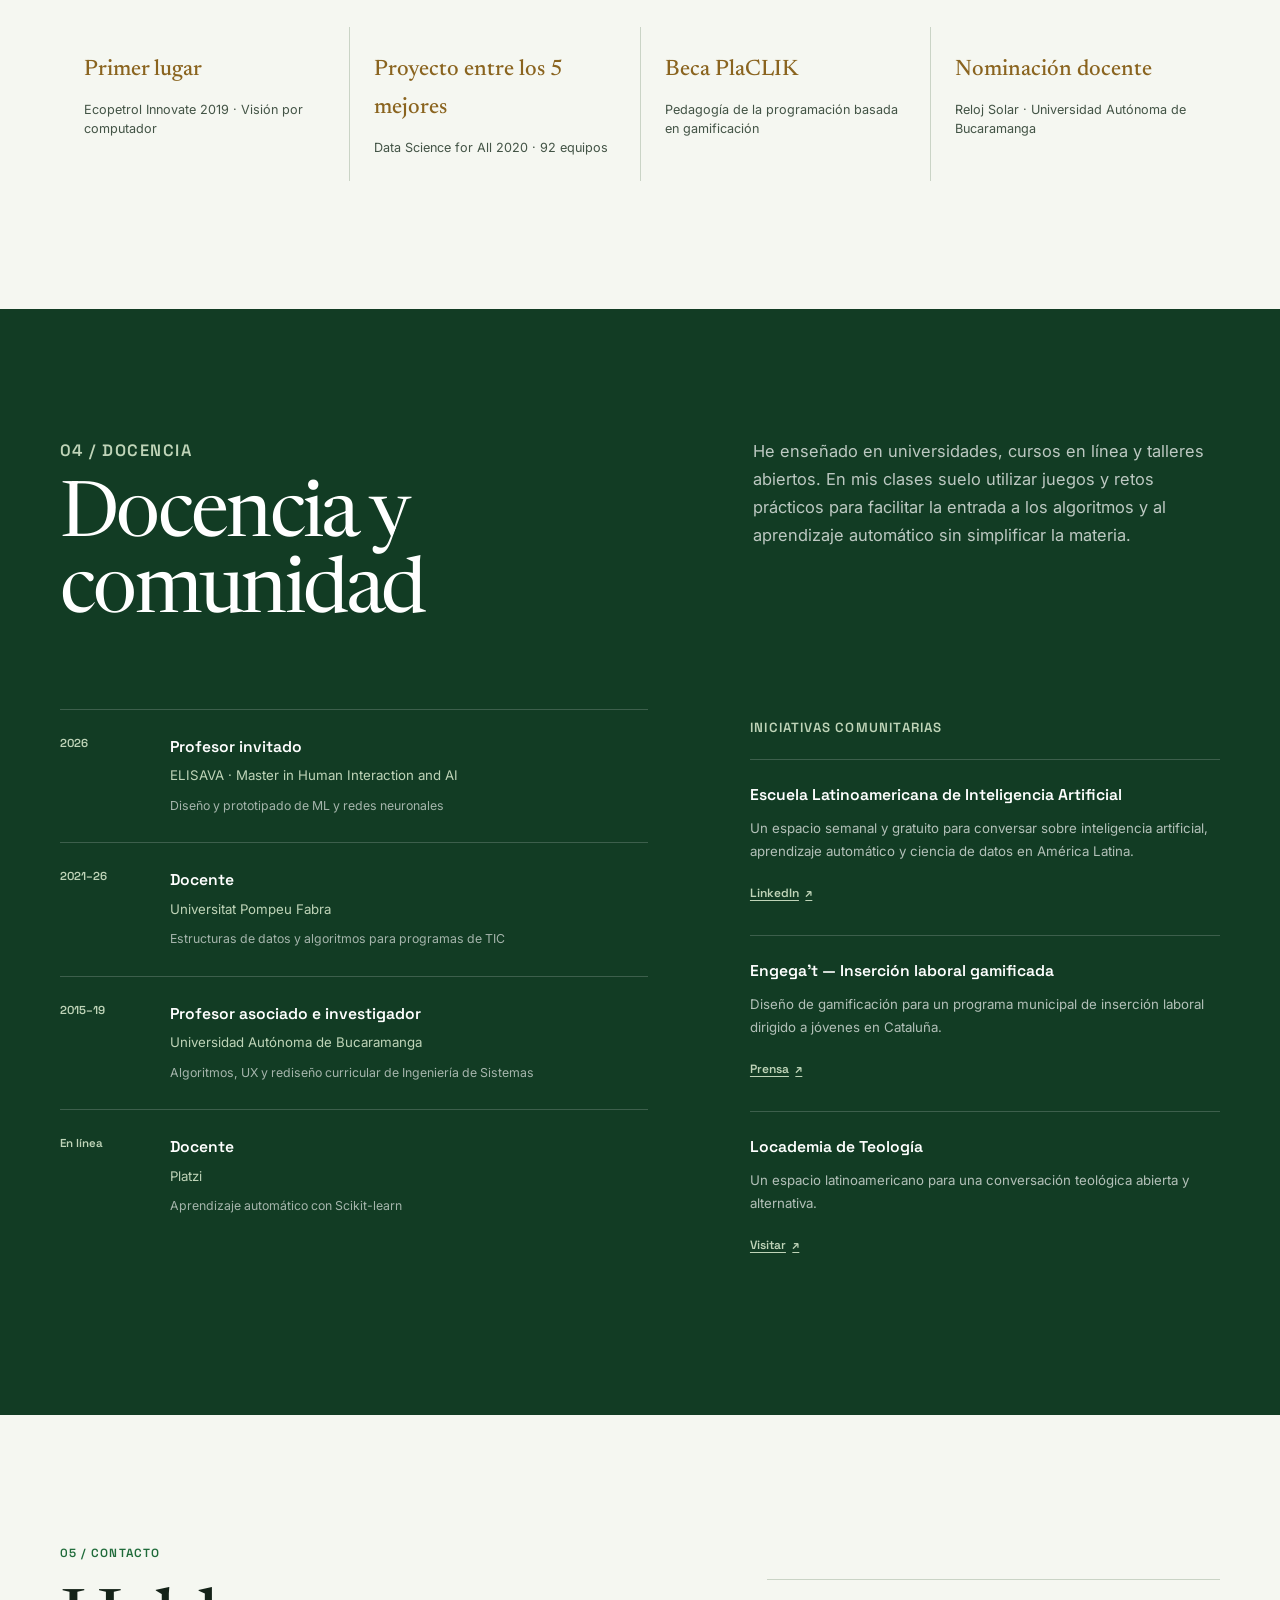
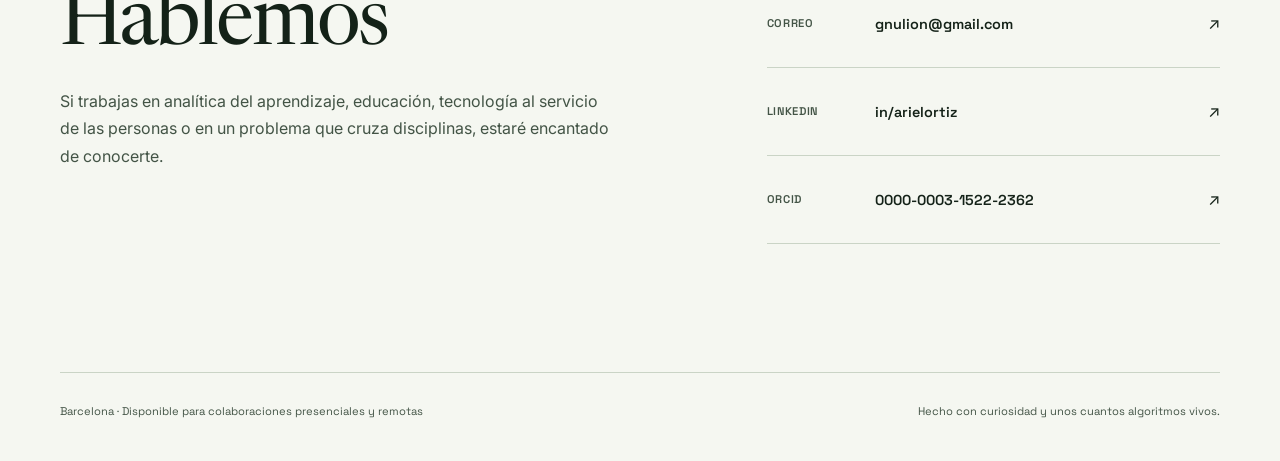
<file: es/index.html>
<!DOCTYPE html>
<html lang="es">
<head>
  <meta charset="UTF-8">
  <meta name="viewport" content="width=device-width, initial-scale=1.0">
  <title>Ariel Ortiz Beltrán — Investigador, ingeniero y educador</title>
  <meta name="description" content="Investigador en analítica institucional y diseño del aprendizaje, con experiencia en arquitectura de datos, aprendizaje automático y educación superior.">
  <meta name="theme-color" content="#F5F7F1">
  <link rel="canonical" href="https://portfolio.ludthor.es/es/">
  <link rel="alternate" hreflang="en" href="https://portfolio.ludthor.es/">
  <link rel="alternate" hreflang="es" href="https://portfolio.ludthor.es/es/">
  <link rel="alternate" hreflang="ca" href="https://portfolio.ludthor.es/ca/">
  <link rel="alternate" hreflang="x-default" href="https://portfolio.ludthor.es/">
  <meta property="og:title" content="Ariel Ortiz Beltrán — Portafolio">
  <meta property="og:description" content="Dar sentido a los datos. Cuidar lo humano.">
  <meta property="og:type" content="website">
  <meta property="og:url" content="https://portfolio.ludthor.es/es/">
  <meta property="og:locale" content="es_ES">
  <meta property="og:locale:alternate" content="en_US">
  <meta property="og:locale:alternate" content="ca_ES">
  <link rel="preconnect" href="https://fonts.googleapis.com">
  <link rel="preconnect" href="https://fonts.gstatic.com" crossorigin>
  <link href="https://fonts.googleapis.com/css2?family=Newsreader:opsz,wght@6..72,400;6..72,500&amp;family=Space+Grotesk:wght@400;500;600&amp;family=Inter:wght@400;500&amp;display=swap" rel="stylesheet">
  <link rel="stylesheet" href="/css/style.css?v=i18n-20260902-1">
</head>
<body>
  <a href="#main" class="skip-link">Saltar al contenido</a>

  <header class="site-header">
    <a href="#hero" class="wordmark" aria-label="Ariel Ortiz Beltrán, inicio">
      <span class="wordmark-name">Ariel Ortiz Beltrán</span>
      <span class="wordmark-mark" aria-hidden="true">AOB</span>
    </a>

    <button class="nav-toggle" type="button" aria-expanded="false" aria-controls="main-nav">
      <span>Menú</span>
      <span class="nav-toggle-lines" aria-hidden="true"></span>
    </button>

    <nav id="main-nav" class="nav" aria-label="Navegación principal">
      <a href="#work" class="nav-link">Proyectos</a>
      <a href="#research" class="nav-link">Investigación</a>
      <a href="#about" class="nav-link">Sobre mí</a>
      <a href="#teaching" class="nav-link">Docencia</a>
      <a href="#contact" class="nav-link nav-link--contact">Contacto</a>
      <div class="language-switcher" role="group" aria-label="Elegir idioma">
        <a href="/" class="language-link" data-language-link data-base-path="/" hreflang="en" lang="en" aria-label="English">EN</a>
        <a href="/es/" class="language-link" data-language-link data-base-path="/es/" hreflang="es" lang="es" aria-label="Español" aria-current="page">ES</a>
        <a href="/ca/" class="language-link" data-language-link data-base-path="/ca/" hreflang="ca" lang="ca" aria-label="Català">CAT</a>
      </div>
    </nav>
  </header>

  <main id="main">
    <section id="hero" class="hero section-shell" aria-labelledby="hero-title">
      <div class="hero-copy">
        <p class="eyebrow">Analítica institucional · Diseño del aprendizaje · Tecnología centrada en las personas</p>
        <h1 id="hero-title">
          <span class="hero-name">Ariel Ortiz Beltrán, Ph.D.</span>
          <span class="hero-statement">Dar sentido a los datos.<br>Cuidar lo humano.</span>
        </h1>
        <p class="hero-intro">Estudio cómo los entornos de aprendizaje influyen en la experiencia del estudiantado y construyo sistemas de datos y aprendizaje automático que facilitan decisiones complejas.</p>
        <div class="hero-actions">
          <a href="#work" class="button button--primary">Ver proyectos</a>
          <a href="mailto:gnulion@gmail.com" class="text-link">Escríbeme <span aria-hidden="true">↗</span></a>
        </div>
        <p class="hero-affiliation">Investigador posdoctoral · Universitat Pompeu Fabra · Barcelona</p>
      </div>

      <div class="hero-art" aria-hidden="true">
        <canvas id="alife-bg"></canvas>
        <div class="hero-art-frame"></div>
        <span id="alife-label" data-running="ejecutando:" data-boids="simulación de boids" data-reaction-diffusion="reacción–difusión" data-game-of-life="juego de la vida"></span>
        <span class="hero-art-note">Mueve el puntero. El sistema responde.</span>
      </div>
    </section>

    <section class="principles" aria-label="Áreas de práctica">
      <div class="section-shell principles-grid">
        <article>
          <span class="index">01</span>
          <h2>Investigar</h2>
          <p>Diseño de cursos, participación estudiantil, carga de trabajo y resultados académicos.</p>
        </article>
        <article>
          <span class="index">02</span>
          <h2>Construir</h2>
          <p>Plataformas de datos, sistemas de aprendizaje automático y herramientas visuales.</p>
        </article>
        <article>
          <span class="index">03</span>
          <h2>Servir</h2>
          <p>Docencia, trabajo comunitario y tecnología centrada en las personas que la utilizan.</p>
        </article>
      </div>
    </section>

    <section id="work" class="section section-shell">
      <header class="section-heading">
        <div>
          <p class="section-kicker">01 / Proyectos</p>
          <h2>Proyectos seleccionados</h2>
        </div>
        <p>Una selección de más de ocho años de trabajo en ingeniería de software, arquitectura de datos, aprendizaje automático e investigación aplicada.</p>
      </header>

      <div class="case-studies">
        <article class="case-study">
          <p class="case-study-index" aria-hidden="true">01</p>
          <div class="case-study-heading">
            <p class="case-study-meta">Arquitectura de producto · Grupo Bernier</p>
            <h3>AnniQ — Plataforma AutoML</h3>
          </div>
          <div class="case-study-copy">
            <p>Diseñé la primera versión de una plataforma en la nube que permitía a equipos no técnicos crear pipelines de aprendizaje automático —desde la ingesta de datos hasta el despliegue de modelos— sin escribir código.</p>
            <dl class="case-study-facts">
              <div><dt>Rol</dt><dd>Arquitecto y líder técnico</dd></div>
              <div><dt>Enfoque</dt><dd>Flujos de trabajo de ML de principio a fin</dd></div>
              <div><dt>Tecnologías</dt><dd>Python · Cloud · AutoML</dd></div>
            </dl>
          </div>
        </article>

        <article class="case-study">
          <p class="case-study-index" aria-hidden="true">02</p>
          <div class="case-study-heading">
            <p class="case-study-meta">Visión por computador · Ecopetrol</p>
            <h3>Inspección de tuberías submarinas</h3>
          </div>
          <div class="case-study-copy">
            <p>Un sistema de visión por computador en tiempo real que utiliza redes neuronales convolucionales para detectar anomalías en vídeos de tuberías submarinas.</p>
            <p class="outcome"><span aria-hidden="true">★</span> Primer lugar · Innovate 2019</p>
          </div>
        </article>

        <article class="case-study">
          <p class="case-study-index" aria-hidden="true">03</p>
          <div class="case-study-heading">
            <p class="case-study-meta">Arquitectura de datos · DataKnow</p>
            <h3>Arquitecturas de datos en la nube</h3>
          </div>
          <div class="case-study-copy">
            <p>En DataKnow diseñé arquitecturas de analítica y predicción en AWS y Azure, desde ETL y modelado de datos hasta despliegue y mantenimiento.</p>
            <div class="tag-list" aria-label="Tecnologías">
              <span>AWS</span><span>Azure</span><span>ETL</span><span>Predicción</span>
            </div>
          </div>
        </article>

        <article class="case-study">
          <p class="case-study-index" aria-hidden="true">04</p>
          <div class="case-study-heading">
            <p class="case-study-meta">Analítica de huéspedes · Movich Hotels</p>
            <h3>Analítica de huéspedes para Movich Hotels</h3>
          </div>
          <div class="case-study-copy">
            <p>En Grupo Bernier desarrollé modelos de aprendizaje automático y dashboards de Tableau para analizar el comportamiento de las reservas de una de las mayores cadenas hoteleras de Colombia.</p>
          </div>
        </article>
      </div>
    </section>

    <section id="research" class="section section--tinted">
      <div class="section-shell">
        <header class="section-heading">
          <div>
            <p class="section-kicker">02 / Investigación</p>
            <h2>Diseño del aprendizaje y analítica institucional</h2>
          </div>
          <div>
            <p>Estudio las relaciones entre el diseño de cursos, el uso de LMS, la carga de trabajo del estudiantado y los resultados académicos. Más recientemente, he explorado cómo los modelos de lenguaje de gran tamaño pueden apoyar el análisis de datos educativos.</p>
            <a href="https://orcid.org/0000-0003-1522-2362" target="_blank" rel="noopener noreferrer" class="text-link">ORCID 0000-0003-1522-2362 <span aria-hidden="true">↗</span></a>
          </div>
        </header>

        <div class="research-focus" aria-label="Enfoque de investigación actual">
          <p class="research-focus-label">Pregunta actual</p>
          <blockquote>¿Qué pueden aprender las instituciones de los datos educativos y qué no pueden decirnos esos datos?</blockquote>
          <div class="tag-list">
            <span>Analítica institucional</span>
            <span>Diseño del aprendizaje</span>
            <span>Analítica del aprendizaje</span>
            <span>Modelos de lenguaje de gran tamaño</span>
          </div>
        </div>

        <div class="publication-heading">
          <h3>Publicaciones</h3>
          <p>Abre una publicación para ver la autoría y los enlaces.</p>
        </div>

        <ol class="publications">
          <li class="pub" data-year="2026">
            <button class="pub-header" aria-expanded="false" aria-controls="pub-1-details">
              <span class="pub-index">01</span>
              <span class="pub-title" lang="en">Lightweight Institutional Analytics: A Construct-Oriented Workflow for Course-Level LMS Indicators</span>
              <span class="pub-venue">LASI Spain 2026 · CEUR Workshop Proceedings</span>
              <span class="pub-year">2026</span>
              <span class="pub-toggle" aria-hidden="true"></span>
            </button>
            <div id="pub-1-details" class="pub-details" hidden>
              <p class="pub-authors">Ortiz-Beltrán, A. &amp; Hernández-Leo, D.</p>
              <a href="https://ceur-ws.org/Vol-4235/paper7.pdf" target="_blank" rel="noopener noreferrer" class="text-link">Artículo <span aria-hidden="true">↗</span></a>
              <a href="https://lasi26.snola.es/" target="_blank" rel="noopener noreferrer" class="text-link">LASI Spain 2026 <span aria-hidden="true">↗</span></a>
            </div>
          </li>

          <li class="pub" data-year="2025">
            <button class="pub-header" aria-expanded="false" aria-controls="pub-2-details">
              <span class="pub-index">02</span>
              <span class="pub-title" lang="en">The Interplay between Learning Design and Learning Analytics Indicators in Higher Education</span>
              <span class="pub-venue">Tesis doctoral · Universitat Pompeu Fabra</span>
              <span class="pub-year">2025</span>
              <span class="pub-toggle" aria-hidden="true"></span>
            </button>
            <div id="pub-2-details" class="pub-details" hidden>
              <p class="pub-authors">Ortiz-Beltrán, Ariel</p>
              <a href="https://hdl.handle.net/10803/695430" target="_blank" rel="noopener noreferrer" class="text-link">Ver tesis <span aria-hidden="true">↗</span></a>
            </div>
          </li>

          <li class="pub" data-year="2025">
            <button class="pub-header" aria-expanded="false" aria-controls="pub-3-details">
              <span class="pub-index">03</span>
              <span class="pub-title" lang="en">Exploring the Complex Analytics Interplay of LMS Design, Usage, Academic Outcomes, and Perceived Workload</span>
              <span class="pub-venue">Lecture Notes in Computer Science · Springer</span>
              <span class="pub-year">2025</span>
              <span class="pub-toggle" aria-hidden="true"></span>
            </button>
            <div id="pub-3-details" class="pub-details" hidden>
              <p class="pub-authors">Ortiz-Beltrán, A., Marques, F., &amp; Hernández-Leo, D.</p>
              <a href="https://doi.org/10.1007/978-3-032-03873-9_26" target="_blank" rel="noopener noreferrer" class="text-link">DOI <span aria-hidden="true">↗</span></a>
            </div>
          </li>

          <li class="pub" data-year="2025">
            <button class="pub-header" aria-expanded="false" aria-controls="pub-4-details">
              <span class="pub-index">04</span>
              <span class="pub-title" lang="en">Institutional, Academic, and Learning Analytics: A Bibliometric Study</span>
              <span class="pub-venue">IEEE ICALT 2025</span>
              <span class="pub-year">2025</span>
              <span class="pub-toggle" aria-hidden="true"></span>
            </button>
            <div id="pub-4-details" class="pub-details" hidden>
              <p class="pub-authors">Marques, F., Ortiz-Beltrán, A., Hernández-Leo, D., &amp; Castillo, C.</p>
              <a href="https://doi.org/10.1109/ICALT64023.2025.00043" target="_blank" rel="noopener noreferrer" class="text-link">DOI <span aria-hidden="true">↗</span></a>
            </div>
          </li>

          <li class="pub" data-year="2025">
            <button class="pub-header" aria-expanded="false" aria-controls="pub-5-details">
              <span class="pub-index">05</span>
              <span class="pub-title" lang="en">Extracting Institutional Analytics Features from LMS Data: Towards Bridging LD Analytics and LA</span>
              <span class="pub-venue">LASI Spain · CEUR Workshop Proceedings</span>
              <span class="pub-year">2025</span>
              <span class="pub-toggle" aria-hidden="true"></span>
            </button>
            <div id="pub-5-details" class="pub-details" hidden>
              <p class="pub-authors">Ortiz-Beltrán, A. &amp; Hernández-Leo, D.</p>
              <a href="https://ceur-ws.org/Vol-4148/Paper2.pdf" target="_blank" rel="noopener noreferrer" class="text-link">Artículo <span aria-hidden="true">↗</span></a>
            </div>
          </li>

          <li class="pub" data-year="2024">
            <button class="pub-header" aria-expanded="false" aria-controls="pub-6-details">
              <span class="pub-index">06</span>
              <span class="pub-title" lang="es">Diseño pedagógico basado en gamificación en el aprendizaje de fundamentos básicos de programación</span>
              <span class="pub-venue">Universitat Pompeu Fabra</span>
              <span class="pub-year">2024</span>
              <span class="pub-toggle" aria-hidden="true"></span>
            </button>
            <div id="pub-6-details" class="pub-details" hidden>
              <p class="pub-authors">Santos Rodríguez, P. &amp; Ortiz Beltrán, A.</p>
              <a href="https://hdl.handle.net/10230/70405" target="_blank" rel="noopener noreferrer" class="text-link">Ver <span aria-hidden="true">↗</span></a>
            </div>
          </li>

          <li class="pub" data-year="2023">
            <button class="pub-header" aria-expanded="false" aria-controls="pub-7-details">
              <span class="pub-index">07</span>
              <span class="pub-title" lang="en">Surviving and Thriving: How Changes in Teaching Modalities Influenced Student Satisfaction</span>
              <span class="pub-venue">Australasian Journal of Educational Technology</span>
              <span class="pub-year">2023</span>
              <span class="pub-toggle" aria-hidden="true"></span>
            </button>
            <div id="pub-7-details" class="pub-details" hidden>
              <p class="pub-authors">Ortiz Beltrán, A., Hernandez-Leo, D., &amp; Amarasinghe, I.</p>
              <a href="https://doi.org/10.14742/ajet.8958" target="_blank" rel="noopener noreferrer" class="text-link">DOI <span aria-hidden="true">↗</span></a>
            </div>
          </li>

          <li class="pub" data-year="2023">
            <button class="pub-header" aria-expanded="false" aria-controls="pub-8-details">
              <span class="pub-index">08</span>
              <span class="pub-title" lang="en">Generative Pre-trained Transformers for Coding Text Data? An Analysis with Classroom Orchestration Data</span>
              <span class="pub-venue">Lecture Notes in Computer Science · Springer</span>
              <span class="pub-year">2023</span>
              <span class="pub-toggle" aria-hidden="true"></span>
            </button>
            <div id="pub-8-details" class="pub-details" hidden>
              <p class="pub-authors">Amarasinghe, I., Marques, F., Ortiz-Beltrán, A., &amp; Hernández-Leo, D.</p>
              <a href="https://doi.org/10.1007/978-3-031-42682-7_3" target="_blank" rel="noopener noreferrer" class="text-link">DOI <span aria-hidden="true">↗</span></a>
            </div>
          </li>

          <li class="pub" data-year="2020">
            <button class="pub-header" aria-expanded="false" aria-controls="pub-9-details">
              <span class="pub-index">09</span>
              <span class="pub-title" lang="es">Diagnóstico y reestructuración pedagógica en la enseñanza de programación de computadores</span>
              <span class="pub-venue">Revista Interamericana de Investigación, Educación y Pedagogía</span>
              <span class="pub-year">2020</span>
              <span class="pub-toggle" aria-hidden="true"></span>
            </button>
            <div id="pub-9-details" class="pub-details" hidden>
              <p class="pub-authors">Ramírez Prada, P.C., Ortiz Beltrán, A.O., &amp; Lobo Quintero, R.A.</p>
              <a href="https://doi.org/10.15332/25005421.6000" target="_blank" rel="noopener noreferrer" class="text-link">DOI <span aria-hidden="true">↗</span></a>
            </div>
          </li>

          <li class="pub" data-year="2020">
            <button class="pub-header" aria-expanded="false" aria-controls="pub-10-details">
              <span class="pub-index">10</span>
              <span class="pub-title" lang="es">Experiencias significativas de la implementación de la gamificación en los cursos de programación</span>
              <span class="pub-venue">Revista Educación en Ingeniería</span>
              <span class="pub-year">2020</span>
              <span class="pub-toggle" aria-hidden="true"></span>
            </button>
            <div id="pub-10-details" class="pub-details" hidden>
              <p class="pub-authors">Ramírez, P., Ortiz-Beltran, A., &amp; Lobo-Quintero, R.</p>
              <a href="https://doi.org/10.26507/REI.V15N29.1031" target="_blank" rel="noopener noreferrer" class="text-link">DOI <span aria-hidden="true">↗</span></a>
            </div>
          </li>

          <li class="pub" data-year="2019">
            <button class="pub-header" aria-expanded="false" aria-controls="pub-11-details">
              <span class="pub-index">11</span>
              <span class="pub-title" lang="en">Teaching Principles of Programming without ICT: Design of a Board Game</span>
              <span class="pub-venue">Interacción 2019 · ACM</span>
              <span class="pub-year">2019</span>
              <span class="pub-toggle" aria-hidden="true"></span>
            </button>
            <div id="pub-11-details" class="pub-details" hidden>
              <p class="pub-authors">Espinosa C., M.A., Uribe O., N.A., Sarmiento, R.E., Casanova, P.E., &amp; Ortiz-Beltrán, A.</p>
              <a href="https://doi.org/10.1145/3335595.3335627" target="_blank" rel="noopener noreferrer" class="text-link">DOI <span aria-hidden="true">↗</span></a>
            </div>
          </li>
        </ol>
      </div>
    </section>

    <section id="about" class="section section-shell">
      <header class="section-heading">
        <div>
          <p class="section-kicker">03 / Sobre mí</p>
          <h2>Trayectoria</h2>
        </div>
        <div class="about-intro">
          <p>Soy de Bogotá y vivo en Barcelona. Mi trabajo ha transitado entre la ingeniería de software, la ciencia de datos, la educación superior y el diseño del aprendizaje.</p>
          <p>Ocho años en la industria me enseñaron a construir para restricciones y personas reales. La academia me enseñó a formular preguntas más pausadas. Intento mantener ambos hábitos —y entender la tecnología como una forma de servicio.</p>
        </div>
      </header>

      <div class="about-grid">
        <div class="timeline">
          <h3>Formación</h3>
          <ol>
            <li><span>2025</span><div><strong>Doctorado en Tecnologías de la Información y la Comunicación</strong><p>Universitat Pompeu Fabra</p></div></li>
            <li><span>2020</span><div><strong>Deep Learning Specialization y DS4A</strong><p>Deeplearning.AI · Correlation One &amp; MinTIC Colombia</p></div></li>
            <li><span>2015</span><div><strong>Máster en Creación Multimedia y Serious Games</strong><p>Universitat Ramon Llull · Beca de la Fundación Carolina</p></div></li>
            <li><span>2012</span><div><strong>Grado en Ingeniería de Sistemas</strong><p>Universidad Nacional de Colombia</p></div></li>
          </ol>
        </div>

        <aside class="practice-card">
          <h3>Áreas de práctica</h3>
          <div class="practice-group">
            <p>Técnica</p>
            <div class="tag-list"><span>Ciencia de datos</span><span>Aprendizaje automático</span><span>Python</span><span>SQL</span><span>AWS y Azure</span><span>Pipelines de datos</span><span>Visualización</span><span>Ingeniería de software</span></div>
          </div>
          <div class="practice-group">
            <p>Docencia e investigación</p>
            <div class="tag-list"><span>Diseño del aprendizaje</span><span>Docencia</span><span>Investigación</span><span>Evaluación UX</span><span>Facilitación</span></div>
          </div>
          <div class="practice-group">
            <p>Idiomas</p>
            <div class="tag-list"><span>Español · Nativo</span><span>Inglés · C1</span><span>Catalán · B1</span></div>
          </div>
        </aside>
      </div>

      <div class="recognition">
        <p class="section-kicker">Reconocimientos destacados</p>
        <div class="recognition-grid">
          <p><strong>Primer lugar</strong><span>Ecopetrol Innovate 2019 · Visión por computador</span></p>
          <p><strong>Proyecto entre los 5 mejores</strong><span>Data Science for All 2020 · 92 equipos</span></p>
          <p><strong>Beca PlaCLIK</strong><span>Pedagogía de la programación basada en gamificación</span></p>
          <p><strong>Nominación docente</strong><span>Reloj Solar · Universidad Autónoma de Bucaramanga</span></p>
        </div>
      </div>
    </section>

    <section id="teaching" class="section section--dark">
      <div class="section-shell">
        <header class="section-heading">
          <div>
            <p class="section-kicker">04 / Docencia</p>
            <h2>Docencia y comunidad</h2>
          </div>
          <p>He enseñado en universidades, cursos en línea y talleres abiertos. En mis clases suelo utilizar juegos y retos prácticos para facilitar la entrada a los algoritmos y al aprendizaje automático sin simplificar la materia.</p>
        </header>

        <div class="teaching-layout">
          <div class="roles">
            <article><span>2026</span><div><h3>Profesor invitado</h3><p>ELISAVA · Master in Human Interaction and AI</p><small>Diseño y prototipado de ML y redes neuronales</small></div></article>
            <article><span>2021–26</span><div><h3>Docente</h3><p>Universitat Pompeu Fabra</p><small>Estructuras de datos y algoritmos para programas de TIC</small></div></article>
            <article><span>2015–19</span><div><h3>Profesor asociado e investigador</h3><p>Universidad Autónoma de Bucaramanga</p><small>Algoritmos, UX y rediseño curricular de Ingeniería de Sistemas</small></div></article>
            <article><span>En línea</span><div><h3>Docente</h3><p>Platzi</p><small>Aprendizaje automático con Scikit-learn</small></div></article>
          </div>

          <div class="community">
            <p class="section-kicker">Iniciativas comunitarias</p>
            <article>
              <h3>Escuela Latinoamericana de Inteligencia Artificial</h3>
              <p>Un espacio semanal y gratuito para conversar sobre inteligencia artificial, aprendizaje automático y ciencia de datos en América Latina.</p>
              <a href="https://www.linkedin.com/company/escuelaia" target="_blank" rel="noopener noreferrer">LinkedIn <span aria-hidden="true">↗</span></a>
            </article>
            <article>
              <h3>Engega’t — Inserción laboral gamificada</h3>
              <p>Diseño de gamificación para un programa municipal de inserción laboral dirigido a jóvenes en Cataluña.</p>
              <a href="https://www.url.edu/ca/sala-de-premsa/noticies/institucional/2016/lajuntament-de-santa-perpetua-i-la-salle-url-apliquen-la-gamificacio-un-programa-dorientacio-laboral-joves-de-16-29-anys" target="_blank" rel="noopener noreferrer">Prensa <span aria-hidden="true">↗</span></a>
            </article>
            <article>
              <h3>Locademia de Teología</h3>
              <p>Un espacio latinoamericano para una conversación teológica abierta y alternativa.</p>
              <a href="https://locademiadeteologia.wordpress.com/" target="_blank" rel="noopener noreferrer">Visitar <span aria-hidden="true">↗</span></a>
            </article>
          </div>
        </div>
      </div>
    </section>

    <section id="contact" class="contact section-shell">
      <p class="section-kicker">05 / Contacto</p>
      <div class="contact-grid">
        <div>
          <h2>Hablemos</h2>
          <p>Si trabajas en analítica del aprendizaje, educación, tecnología al servicio de las personas o en un problema que cruza disciplinas, estaré encantado de conocerte.</p>
        </div>
        <div class="contact-links">
          <a href="mailto:gnulion@gmail.com"><span>Correo</span><strong>gnulion@gmail.com</strong><i aria-hidden="true">↗</i></a>
          <a href="https://www.linkedin.com/in/arielortiz" target="_blank" rel="noopener noreferrer"><span>LinkedIn</span><strong>in/arielortiz</strong><i aria-hidden="true">↗</i></a>
          <a href="https://orcid.org/0000-0003-1522-2362" target="_blank" rel="noopener noreferrer"><span>ORCID</span><strong>0000-0003-1522-2362</strong><i aria-hidden="true">↗</i></a>
        </div>
      </div>
      <footer class="site-footer">
        <p>Barcelona · Disponible para colaboraciones presenciales y remotas</p>
        <p>Hecho con curiosidad y unos cuantos algoritmos vivos.</p>
      </footer>
    </section>
  </main>

  <script type="module" src="/js/alife/loader.js?v=i18n-20260901-5"></script>
  <script type="module" src="/js/main.js?v=i18n-20260901-5"></script>
</body>
</html>
</file>
<file: css/style.css>
/* Ariel Ortiz Beltrán — Living Editorial */

:root {
  --paper: #F5F7F1;
  --paper-deep: #E9EEE3;
  --surface: #FCFDF9;
  --ink: #142218;
  --ink-soft: #435446;
  --forest: #1F6B3A;
  --forest-deep: #123C24;
  --moss: #BFD4B8;
  --moss-light: #DFEBDD;
  --gold: #8A641F;
  --line: #CAD4C6;
  --line-light: #DEE5DA;
  --font-display: 'Newsreader', Georgia, serif;
  --font-ui: 'Space Grotesk', -apple-system, BlinkMacSystemFont, 'Segoe UI', sans-serif;
  --font-body: 'Inter', -apple-system, BlinkMacSystemFont, 'Segoe UI', sans-serif;
  --shell: 1160px;
  --radius-sm: 6px;
  --radius: 14px;
  --radius-lg: 28px;
  --header-height: 76px;
  --section-space: clamp(5rem, 10vw, 9rem);
}

*, *::before, *::after {
  box-sizing: border-box;
}

html {
  scroll-behavior: smooth;
  -webkit-text-size-adjust: 100%;
}

body {
  margin: 0;
  color: var(--ink);
  background: var(--paper);
  font-family: var(--font-body);
  font-size: 1rem;
  line-height: 1.7;
  -webkit-font-smoothing: antialiased;
  text-rendering: optimizeLegibility;
}

body.nav-open {
  overflow: hidden;
}

a {
  color: inherit;
}

button,
a {
  -webkit-tap-highlight-color: transparent;
}

button {
  font: inherit;
}

:focus-visible {
  outline: 3px solid var(--forest);
  outline-offset: 4px;
}

::selection {
  color: var(--ink);
  background: var(--moss);
}

.skip-link {
  position: fixed;
  top: 0;
  left: 1rem;
  z-index: 1000;
  padding: 0.7rem 1rem;
  color: #fff;
  background: var(--forest-deep);
  border-radius: 0 0 var(--radius-sm) var(--radius-sm);
  transform: translateY(-120%);
  transition: transform 160ms ease;
}

.skip-link:focus {
  transform: translateY(0);
}

.section-shell {
  width: min(calc(100% - 3rem), var(--shell));
  margin-inline: auto;
}

section[id] {
  scroll-margin-top: calc(var(--header-height) + 1.5rem);
}

.site-header {
  position: sticky;
  top: 0;
  z-index: 100;
  min-height: var(--header-height);
  display: flex;
  align-items: center;
  gap: 2rem;
  padding: 0.75rem max(1.5rem, calc((100vw - var(--shell)) / 2));
  background: rgba(245, 247, 241, 0.88);
  border-bottom: 1px solid rgba(202, 212, 198, 0.8);
  backdrop-filter: blur(18px);
  -webkit-backdrop-filter: blur(18px);
}

.wordmark {
  min-height: 48px;
  display: inline-flex;
  align-items: center;
  text-decoration: none;
  font-family: var(--font-ui);
  font-weight: 600;
}

.wordmark-mark {
  display: none;
}

.nav {
  display: flex;
  align-items: center;
  gap: 0.25rem;
  margin-left: auto;
}

.nav-link {
  min-height: 46px;
  display: inline-flex;
  align-items: center;
  padding: 0 0.85rem;
  color: var(--ink-soft);
  border-radius: 999px;
  font-family: var(--font-ui);
  font-size: 0.82rem;
  font-weight: 500;
  letter-spacing: 0.01em;
  text-decoration: none;
  transition: color 180ms ease, background 180ms ease;
}

.nav-link:hover,
.nav-link[aria-current='true'] {
  color: var(--forest-deep);
  background: var(--moss-light);
}

.nav-link--contact {
  margin-left: 0.35rem;
  padding-inline: 1.1rem;
  color: #fff;
  background: var(--forest-deep);
}

.nav-link--contact:hover,
.nav-link--contact[aria-current='true'] {
  color: #fff;
  background: var(--forest);
}

.language-switcher {
  min-height: 46px;
  display: inline-flex;
  align-items: center;
  gap: 0.1rem;
  margin-left: 0.65rem;
  padding-left: 0.65rem;
  border-left: 1px solid var(--line);
}

.language-link {
  min-width: 34px;
  min-height: 34px;
  display: inline-flex;
  align-items: center;
  justify-content: center;
  padding: 0 0.35rem;
  color: var(--ink-soft);
  border-radius: 999px;
  font-family: var(--font-ui);
  font-size: 0.68rem;
  font-weight: 600;
  letter-spacing: 0.04em;
  text-decoration: none;
  transition: color 180ms ease, background 180ms ease;
}

.language-link:hover,
.language-link[aria-current='page'] {
  color: var(--forest-deep);
  background: var(--moss-light);
}

.nav-toggle {
  display: none;
  min-width: 48px;
  min-height: 48px;
  align-items: center;
  gap: 0.65rem;
  margin-left: auto;
  padding: 0.5rem 0;
  color: var(--ink);
  background: transparent;
  border: 0;
  cursor: pointer;
  font-family: var(--font-ui);
  font-size: 0.82rem;
  font-weight: 500;
}

.nav-toggle-lines,
.nav-toggle-lines::before {
  width: 22px;
  height: 1px;
  display: block;
  background: currentColor;
  content: '';
  transition: transform 180ms ease;
}

.nav-toggle-lines::before {
  transform: translateY(-6px);
}

.nav-toggle[aria-expanded='true'] .nav-toggle-lines {
  transform: rotate(45deg);
}

.nav-toggle[aria-expanded='true'] .nav-toggle-lines::before {
  transform: rotate(-90deg);
}

.hero {
  min-height: calc(100svh - var(--header-height));
  display: grid;
  grid-template-columns: minmax(0, 1.25fr) minmax(320px, 0.65fr);
  align-items: center;
  gap: clamp(2.5rem, 5vw, 5rem);
  padding-block: clamp(3rem, 7vh, 5.5rem);
}

.eyebrow,
.section-kicker,
.case-study-meta,
.research-focus-label,
.publication-heading p,
.index {
  margin: 0;
  color: var(--forest);
  font-family: var(--font-ui);
  font-size: 0.74rem;
  font-weight: 600;
  letter-spacing: 0.09em;
  text-transform: uppercase;
}

.hero h1 {
  margin: 0;
}

.hero-name {
  display: block;
  margin-top: 0.8rem;
  color: var(--ink-soft);
  font-family: var(--font-ui);
  font-size: clamp(1rem, 1.7vw, 1.25rem);
  font-weight: 500;
  letter-spacing: -0.01em;
}

.hero-statement {
  display: block;
  max-width: 780px;
  margin-top: 1.2rem;
  font-family: var(--font-display);
  font-size: clamp(3.6rem, 6vw, 6.5rem);
  font-weight: 400;
  font-kerning: normal;
  letter-spacing: -0.018em;
  line-height: 0.94;
}

.hero-intro {
  max-width: 590px;
  margin: 2rem 0 0;
  color: var(--ink-soft);
  font-size: clamp(1.05rem, 1.6vw, 1.3rem);
  line-height: 1.6;
}

.hero-actions {
  display: flex;
  flex-wrap: wrap;
  align-items: center;
  gap: 1.25rem;
  margin-top: 2rem;
}

.button {
  min-height: 50px;
  display: inline-flex;
  align-items: center;
  justify-content: center;
  padding: 0.8rem 1.15rem;
  border: 1px solid transparent;
  border-radius: 999px;
  font-family: var(--font-ui);
  font-size: 0.86rem;
  font-weight: 600;
  text-decoration: none;
  transition: transform 180ms ease, background 180ms ease;
}

.button--primary {
  color: #fff;
  background: var(--forest-deep);
}

.button--primary:hover {
  background: var(--forest);
  transform: translateY(-2px);
}

.text-link {
  min-height: 44px;
  display: inline-flex;
  align-items: center;
  gap: 0.45rem;
  color: var(--forest-deep);
  font-family: var(--font-ui);
  font-size: 0.86rem;
  font-weight: 600;
  text-decoration-thickness: 1px;
  text-underline-offset: 0.3em;
}

.text-link span {
  transition: transform 180ms ease;
}

.text-link:hover span {
  transform: translate(2px, -2px);
}

.hero-affiliation {
  margin: 2.6rem 0 0;
  color: var(--ink-soft);
  font-family: var(--font-ui);
  font-size: 0.78rem;
}

.hero-art {
  position: relative;
  width: min(100%, 460px);
  aspect-ratio: 4 / 5;
  justify-self: end;
  isolation: isolate;
  overflow: hidden;
  background: linear-gradient(145deg, var(--paper-deep), var(--moss-light));
  border: 1px solid var(--line);
  border-radius: 36px;
  box-shadow: 0 28px 70px rgba(18, 60, 36, 0.08);
}

#alife-bg {
  position: absolute;
  inset: 0;
  z-index: 0;
  width: 100%;
  height: 100%;
  opacity: 0.7;
  transition: opacity 300ms ease;
}

.hero-art-frame {
  position: absolute;
  inset: 1rem;
  z-index: 1;
  border: 1px solid rgba(31, 107, 58, 0.28);
  border-radius: 24px;
  pointer-events: none;
}

#alife-label,
.hero-art-note {
  position: absolute;
  z-index: 2;
  left: 2rem;
  max-width: calc(100% - 4rem);
  color: var(--forest-deep);
  font-family: var(--font-ui);
  font-size: 0.68rem;
  font-weight: 600;
  letter-spacing: 0.04em;
  overflow-wrap: anywhere;
  pointer-events: none;
}

#alife-label {
  top: 2rem;
}

.hero-art-note {
  bottom: 2rem;
  max-width: 210px;
  line-height: 1.5;
}

.principles {
  color: #fff;
  background: var(--forest-deep);
}

.principles-grid {
  display: grid;
  grid-template-columns: repeat(3, minmax(0, 1fr));
  gap: 0;
}

.principles article {
  min-height: 230px;
  padding: 3.25rem clamp(1.5rem, 3vw, 3rem);
  border-left: 1px solid rgba(255, 255, 255, 0.18);
}

.principles article:last-child {
  border-right: 1px solid rgba(255, 255, 255, 0.18);
}

.principles .index {
  color: var(--moss);
}

.principles h2 {
  margin: 1.7rem 0 0.7rem;
  font-family: var(--font-display);
  font-size: clamp(2.1rem, 4vw, 3.2rem);
  font-weight: 400;
}

.principles p {
  max-width: 31ch;
  margin: 0;
  color: rgba(255, 255, 255, 0.74);
  font-size: 0.92rem;
}

.section {
  padding-block: var(--section-space);
}

.section--tinted {
  background: var(--paper-deep);
}

.section-heading {
  display: grid;
  grid-template-columns: minmax(0, 0.95fr) minmax(300px, 0.75fr);
  gap: clamp(2rem, 8vw, 8rem);
  align-items: start;
  margin-bottom: clamp(3rem, 6vw, 5rem);
}

.section-heading h2,
.contact h2 {
  max-width: 760px;
  margin: 0.6rem 0 0;
  font-family: var(--font-display);
  font-size: clamp(2.9rem, 6vw, 5.6rem);
  font-weight: 400;
  letter-spacing: -0.035em;
  line-height: 0.98;
}

.section-heading > p,
.section-heading > div > p,
.about-intro p {
  margin: 0 0 1rem;
  color: var(--ink-soft);
  font-size: 1.03rem;
}

.case-studies {
  border-top: 1px solid var(--line);
}

.case-study {
  display: grid;
  grid-template-columns: minmax(2.75rem, 0.16fr) minmax(220px, 0.9fr) minmax(300px, 1.15fr);
  gap: clamp(1.25rem, 3vw, 3rem);
  padding-block: clamp(2rem, 4vw, 3.4rem);
  border-bottom: 1px solid var(--line);
}

.case-study-copy {
  display: flex;
  flex-direction: column;
  align-items: flex-start;
  justify-content: space-between;
  gap: 1.5rem;
}

.case-study-index {
  margin: 0;
  color: var(--ink-soft);
  font-family: var(--font-display);
  font-size: clamp(1.7rem, 2.7vw, 2.5rem);
  font-variant-numeric: tabular-nums;
  line-height: 1;
}

.case-study-heading {
  min-width: 0;
}

.case-study h3 {
  max-width: 17ch;
  margin: 0.85rem 0 0;
  font-family: var(--font-display);
  font-size: clamp(2rem, 3.2vw, 3rem);
  font-weight: 400;
  letter-spacing: -0.025em;
  line-height: 1.02;
}

.case-study p:not(.case-study-meta):not(.outcome) {
  max-width: 55ch;
  margin: 0;
  color: var(--ink-soft);
}

.case-study-meta {
  color: var(--forest);
}

.case-study-facts {
  display: grid;
  grid-template-columns: repeat(3, minmax(0, 1fr));
  gap: 1rem;
  width: 100%;
  margin: 1.5rem 0 0;
  padding-top: 1.4rem;
  border-top: 1px solid var(--line-light);
}

.case-study-facts div {
  min-width: 0;
}

.case-study-facts dt {
  color: var(--ink-soft);
  font-family: var(--font-ui);
  font-size: 0.68rem;
  font-weight: 600;
  letter-spacing: 0.06em;
  text-transform: uppercase;
}

.case-study-facts dd {
  margin: 0.35rem 0 0;
  font-family: var(--font-ui);
  font-size: 0.82rem;
  font-weight: 500;
}

.outcome {
  margin: 1.8rem 0 0;
  color: var(--gold);
  font-family: var(--font-ui);
  font-size: 0.78rem;
  font-weight: 600;
}

.tag-list {
  display: flex;
  flex-wrap: wrap;
  gap: 0.45rem;
  margin-top: 1.5rem;
}

.tag-list span {
  display: inline-flex;
  align-items: center;
  min-height: 32px;
  padding: 0.3rem 0.65rem;
  color: var(--forest-deep);
  background: var(--moss-light);
  border-radius: 999px;
  font-family: var(--font-ui);
  font-size: 0.71rem;
  font-weight: 600;
}

.research-focus {
  display: grid;
  grid-template-columns: 160px minmax(0, 1fr);
  gap: 1.5rem 3rem;
  margin-bottom: clamp(4rem, 7vw, 6rem);
  padding: clamp(2rem, 5vw, 4rem);
  color: #fff;
  background: var(--forest-deep);
}

.research-focus-label {
  color: var(--moss);
}

.research-focus blockquote {
  max-width: 850px;
  margin: 0;
  font-family: var(--font-display);
  font-size: clamp(2.2rem, 4vw, 4rem);
  font-weight: 400;
  letter-spacing: -0.025em;
  line-height: 1.05;
}

.research-focus .tag-list {
  grid-column: 2;
}

.research-focus .tag-list span {
  color: #fff;
  background: rgba(255, 255, 255, 0.11);
}

.publication-heading {
  display: flex;
  justify-content: space-between;
  align-items: end;
  gap: 2rem;
  margin-bottom: 1.25rem;
}

.publication-heading h3,
.timeline h3,
.practice-card > h3 {
  margin: 0;
  font-family: var(--font-display);
  font-size: 2rem;
  font-weight: 400;
}

.publication-heading p {
  color: var(--ink-soft);
  font-size: 0.68rem;
}

.publications {
  margin: 0;
  padding: 0;
  list-style: none;
  border-top: 1px solid var(--line);
}

.pub {
  border-bottom: 1px solid var(--line);
}

.pub-header {
  width: 100%;
  min-height: 104px;
  display: grid;
  grid-template-columns: 44px minmax(0, 1fr) 90px 54px;
  grid-template-rows: auto auto;
  gap: 0.1rem 1.5rem;
  align-items: center;
  padding: 1.2rem 0;
  color: var(--ink);
  background: transparent;
  border: 0;
  text-align: left;
  cursor: pointer;
  transition: color 180ms ease, padding 180ms ease;
}

.pub-header:hover {
  color: var(--forest);
  padding-left: 0.5rem;
}

.pub-index {
  grid-row: 1 / -1;
  color: var(--ink-soft);
  font-family: var(--font-ui);
  font-size: 0.7rem;
}

.pub-title {
  font-family: var(--font-ui);
  font-size: 0.96rem;
  font-weight: 600;
  line-height: 1.45;
}

.pub-venue {
  grid-column: 2;
  color: var(--ink-soft);
  font-size: 0.79rem;
}

.pub-year {
  grid-column: 3;
  grid-row: 1 / -1;
  justify-self: end;
  color: var(--ink-soft);
  font-family: var(--font-ui);
  font-size: 0.78rem;
  font-variant-numeric: tabular-nums;
}

.pub-toggle {
  position: relative;
  grid-column: 4;
  grid-row: 1 / -1;
  width: 42px;
  height: 42px;
  justify-self: end;
  border: 1px solid var(--line);
  border-radius: 50%;
}

.pub-toggle::before,
.pub-toggle::after {
  position: absolute;
  top: 50%;
  left: 50%;
  width: 13px;
  height: 1px;
  background: currentColor;
  content: '';
  transform: translate(-50%, -50%);
}

.pub-toggle::after {
  transform: translate(-50%, -50%) rotate(90deg);
  transition: transform 180ms ease;
}

.pub-header[aria-expanded='true'] .pub-toggle::after {
  transform: translate(-50%, -50%) rotate(0deg);
}

.pub-details {
  padding: 0.75rem 0 1.5rem 68px;
}

.pub-details[hidden] {
  display: none;
}

.pub-authors {
  margin: 0 0 0.4rem;
  color: var(--ink-soft);
  font-size: 0.82rem;
}

.pub-details .text-link {
  min-height: 36px;
}

.pub-details .text-link + .text-link {
  margin-left: 1rem;
}

.about-grid {
  display: grid;
  grid-template-columns: minmax(0, 1fr) minmax(300px, 0.72fr);
  gap: clamp(3rem, 8vw, 8rem);
  align-items: start;
}

.timeline ol {
  margin: 2rem 0 0;
  padding: 0;
  list-style: none;
}

.timeline li {
  display: grid;
  grid-template-columns: 72px minmax(0, 1fr);
  gap: 1.5rem;
  padding: 1.5rem 0;
  border-top: 1px solid var(--line);
}

.timeline li > span {
  color: var(--forest);
  font-family: var(--font-ui);
  font-size: 0.75rem;
  font-weight: 600;
}

.timeline strong {
  font-family: var(--font-ui);
  font-size: 0.92rem;
  font-weight: 600;
}

.timeline p {
  margin: 0.25rem 0 0;
  color: var(--ink-soft);
  font-size: 0.83rem;
}

.practice-card {
  padding: clamp(1.6rem, 4vw, 3rem);
  background: var(--surface);
  border: 1px solid var(--line);
  border-radius: var(--radius-lg);
}

.practice-group {
  margin-top: 2rem;
}

.practice-group > p {
  margin: 0;
  color: var(--ink-soft);
  font-family: var(--font-ui);
  font-size: 0.69rem;
  font-weight: 600;
  letter-spacing: 0.07em;
  text-transform: uppercase;
}

.recognition {
  margin-top: clamp(4rem, 8vw, 7rem);
  padding-top: 2rem;
  border-top: 1px solid var(--line);
}

.recognition-grid {
  display: grid;
  grid-template-columns: repeat(4, minmax(0, 1fr));
  gap: 1px;
  margin-top: 1.5rem;
  background: var(--line);
}

.recognition-grid p {
  min-height: 150px;
  margin: 0;
  padding: 1.5rem;
  background: var(--paper);
}

.recognition-grid strong,
.recognition-grid span {
  display: block;
}

.recognition-grid strong {
  color: var(--gold);
  font-family: var(--font-display);
  font-size: 1.4rem;
  font-weight: 500;
}

.recognition-grid span {
  margin-top: 0.65rem;
  color: var(--ink-soft);
  font-size: 0.79rem;
  line-height: 1.55;
}

.section--dark {
  color: #fff;
  background: var(--forest-deep);
}

.section--dark .section-kicker {
  color: var(--moss);
}

.section--dark .section-heading > p {
  color: rgba(255, 255, 255, 0.72);
}

.teaching-layout {
  display: grid;
  grid-template-columns: minmax(0, 1fr) minmax(320px, 0.8fr);
  gap: clamp(3rem, 8vw, 8rem);
}

.roles article {
  display: grid;
  grid-template-columns: 90px minmax(0, 1fr);
  gap: 1.25rem;
  padding: 1.5rem 0;
  border-top: 1px solid rgba(255, 255, 255, 0.18);
}

.roles article > span {
  color: var(--moss);
  font-family: var(--font-ui);
  font-size: 0.72rem;
  font-weight: 600;
}

.roles h3,
.community h3 {
  margin: 0;
  font-family: var(--font-ui);
  font-size: 0.98rem;
  font-weight: 600;
}

.roles p {
  margin: 0.25rem 0;
  color: var(--moss);
  font-size: 0.83rem;
}

.roles small {
  color: rgba(255, 255, 255, 0.62);
  font-size: 0.77rem;
}

.community > .section-kicker {
  margin-bottom: 1.2rem;
}

.community article {
  padding: 1.35rem 0;
  border-top: 1px solid rgba(255, 255, 255, 0.18);
}

.community p {
  margin: 0.55rem 0 0.7rem;
  color: rgba(255, 255, 255, 0.68);
  font-size: 0.83rem;
}

.community a {
  min-height: 40px;
  display: inline-flex;
  align-items: center;
  gap: 0.4rem;
  color: var(--moss);
  font-family: var(--font-ui);
  font-size: 0.75rem;
  font-weight: 600;
  text-underline-offset: 0.25em;
}

.section--dark :focus-visible {
  outline-color: var(--moss);
}

.contact {
  padding-top: var(--section-space);
}

.contact-grid {
  display: grid;
  grid-template-columns: minmax(0, 1fr) minmax(320px, 0.75fr);
  gap: clamp(3rem, 8vw, 8rem);
  margin-top: 1rem;
}

.contact-grid > div:first-child > p {
  max-width: 56ch;
  margin: 1.5rem 0 0;
  color: var(--ink-soft);
}

.contact-links {
  border-top: 1px solid var(--line);
}

.contact-links a {
  min-height: 88px;
  display: grid;
  grid-template-columns: 92px minmax(0, 1fr) auto;
  gap: 1rem;
  align-items: center;
  border-bottom: 1px solid var(--line);
  text-decoration: none;
  transition: padding 180ms ease, color 180ms ease;
}

.contact-links a:hover {
  padding-inline: 0.75rem;
  color: var(--forest);
}

.contact-links span {
  color: var(--ink-soft);
  font-family: var(--font-ui);
  font-size: 0.7rem;
  font-weight: 600;
  letter-spacing: 0.06em;
  text-transform: uppercase;
}

.contact-links strong {
  overflow-wrap: anywhere;
  font-family: var(--font-ui);
  font-size: 0.9rem;
  font-weight: 600;
}

.contact-links i {
  font-style: normal;
}

.site-footer {
  display: flex;
  justify-content: space-between;
  gap: 2rem;
  margin-top: var(--section-space);
  padding: 1.8rem 0 2.5rem;
  border-top: 1px solid var(--line);
}

.site-footer p {
  margin: 0;
  color: var(--ink-soft);
  font-family: var(--font-ui);
  font-size: 0.7rem;
}

@media (max-width: 980px) {
  .hero {
    grid-template-columns: minmax(0, 1.3fr) minmax(270px, 0.6fr);
    gap: 2.5rem;
  }

  .hero-statement {
    font-size: clamp(3.45rem, 6.4vw, 5.4rem);
  }

  .recognition-grid {
    grid-template-columns: repeat(2, minmax(0, 1fr));
  }
}

@media (max-width: 820px) {
  :root {
    --header-height: 68px;
  }

  .site-header {
    padding-inline: 1.25rem;
    background: var(--paper);
    backdrop-filter: none;
    -webkit-backdrop-filter: none;
  }

  .wordmark-name {
    display: none;
  }

  .wordmark-mark {
    display: inline;
    letter-spacing: 0.06em;
  }

  .nav-toggle {
    display: inline-flex;
  }

  .nav {
    position: fixed;
    inset: var(--header-height) 0 0;
    z-index: 99;
    display: none;
    flex-direction: column;
    align-items: stretch;
    gap: 0;
    padding: 1.5rem;
    background: var(--paper);
    overflow-y: auto;
  }

  .nav.is-open {
    display: flex;
  }

  .nav-link {
    min-height: 64px;
    justify-content: space-between;
    padding: 0;
    border-bottom: 1px solid var(--line);
    border-radius: 0;
    font-family: var(--font-display);
    font-size: 1.8rem;
    font-weight: 400;
  }

  .nav-link::after {
    content: '↘';
    font-family: var(--font-ui);
    font-size: 1rem;
  }

  .nav-link:hover,
  .nav-link[aria-current='true'] {
    background: transparent;
  }

  .nav-link--contact {
    margin: 1.5rem 0 0;
    padding: 0 1rem;
    color: #fff;
    background: var(--forest-deep);
    border: 0;
    border-radius: 999px;
    font-family: var(--font-ui);
    font-size: 0.9rem;
    font-weight: 600;
  }

  .nav-link--contact:hover,
  .nav-link--contact[aria-current='true'] {
    background: var(--forest);
  }

  .language-switcher {
    min-height: 48px;
    justify-content: flex-start;
    gap: 0.5rem;
    margin: 1.5rem 0 0;
    padding: 1.25rem 0 0;
    border-top: 1px solid var(--line);
    border-left: 0;
  }

  .language-link {
    min-width: 48px;
    min-height: 42px;
  }

  .hero {
    min-height: auto;
    grid-template-columns: 1fr;
    padding-block: 4.5rem 3rem;
  }

  .hero-copy {
    max-width: 690px;
  }

  .hero-art {
    width: min(100%, 560px);
    aspect-ratio: 5 / 4;
    justify-self: start;
  }

  .section-heading,
  .about-grid,
  .teaching-layout,
  .contact-grid {
    grid-template-columns: 1fr;
    gap: 2.5rem;
  }

  .case-study {
    grid-template-columns: 3rem minmax(0, 1fr);
    gap: 1.2rem 1.5rem;
  }

  .case-study-copy {
    grid-column: 2;
  }

  .research-focus {
    grid-template-columns: 1fr;
  }

  .research-focus .tag-list {
    grid-column: 1;
  }
}

@media (max-width: 640px) {
  .section-shell {
    width: min(calc(100% - 2.5rem), var(--shell));
  }

  .hero-statement {
    font-size: clamp(2.4rem, 11vw, 4.2rem);
    letter-spacing: -0.01em;
    line-height: 0.96;
  }

  .hero-art {
    width: 100%;
    aspect-ratio: 1 / 1;
  }

  .principles-grid {
    grid-template-columns: 1fr;
  }

  .principles article,
  .principles article:last-child {
    min-height: auto;
    padding: 2rem 0;
    border-right: 0;
    border-left: 0;
    border-top: 1px solid rgba(255, 255, 255, 0.18);
  }

  .principles article:first-child {
    border-top: 0;
  }

  .principles h2 {
    margin-top: 0.8rem;
  }

  .case-study-facts {
    grid-template-columns: 1fr;
  }

  .publication-heading {
    align-items: start;
    flex-direction: column;
    gap: 0.4rem;
  }

  .pub-header {
    grid-template-columns: 30px minmax(0, 1fr) 44px;
    grid-template-rows: auto auto auto;
    gap: 0.25rem 0.8rem;
  }

  .pub-index {
    align-self: start;
    padding-top: 0.2rem;
  }

  .pub-title {
    grid-column: 2;
  }

  .pub-venue {
    grid-column: 2;
    grid-row: 2;
  }

  .pub-year {
    grid-column: 2;
    grid-row: 3;
    justify-self: start;
  }

  .pub-toggle {
    grid-column: 3;
    grid-row: 1 / -1;
  }

  .pub-details {
    padding-left: 42px;
  }

  .timeline li {
    grid-template-columns: 58px minmax(0, 1fr);
    gap: 0.8rem;
  }

  .recognition-grid {
    grid-template-columns: 1fr;
  }

  .recognition-grid p {
    min-height: auto;
  }

  .roles article {
    grid-template-columns: 74px minmax(0, 1fr);
  }

  .contact-links a {
    min-height: 96px;
    grid-template-columns: 1fr auto;
    gap: 0.25rem 1rem;
  }

  .contact-links span {
    grid-column: 1;
  }

  .contact-links strong {
    grid-column: 1;
  }

  .contact-links i {
    grid-column: 2;
    grid-row: 1 / -1;
  }

  .site-footer {
    flex-direction: column;
    gap: 0.7rem;
  }
}

@media (prefers-reduced-motion: reduce) {
  html {
    scroll-behavior: auto;
  }

  *, *::before, *::after {
    scroll-behavior: auto !important;
    transition-duration: 0.01ms !important;
    animation-duration: 0.01ms !important;
    animation-iteration-count: 1 !important;
  }

  #alife-bg {
    display: none;
  }
}
</file>
